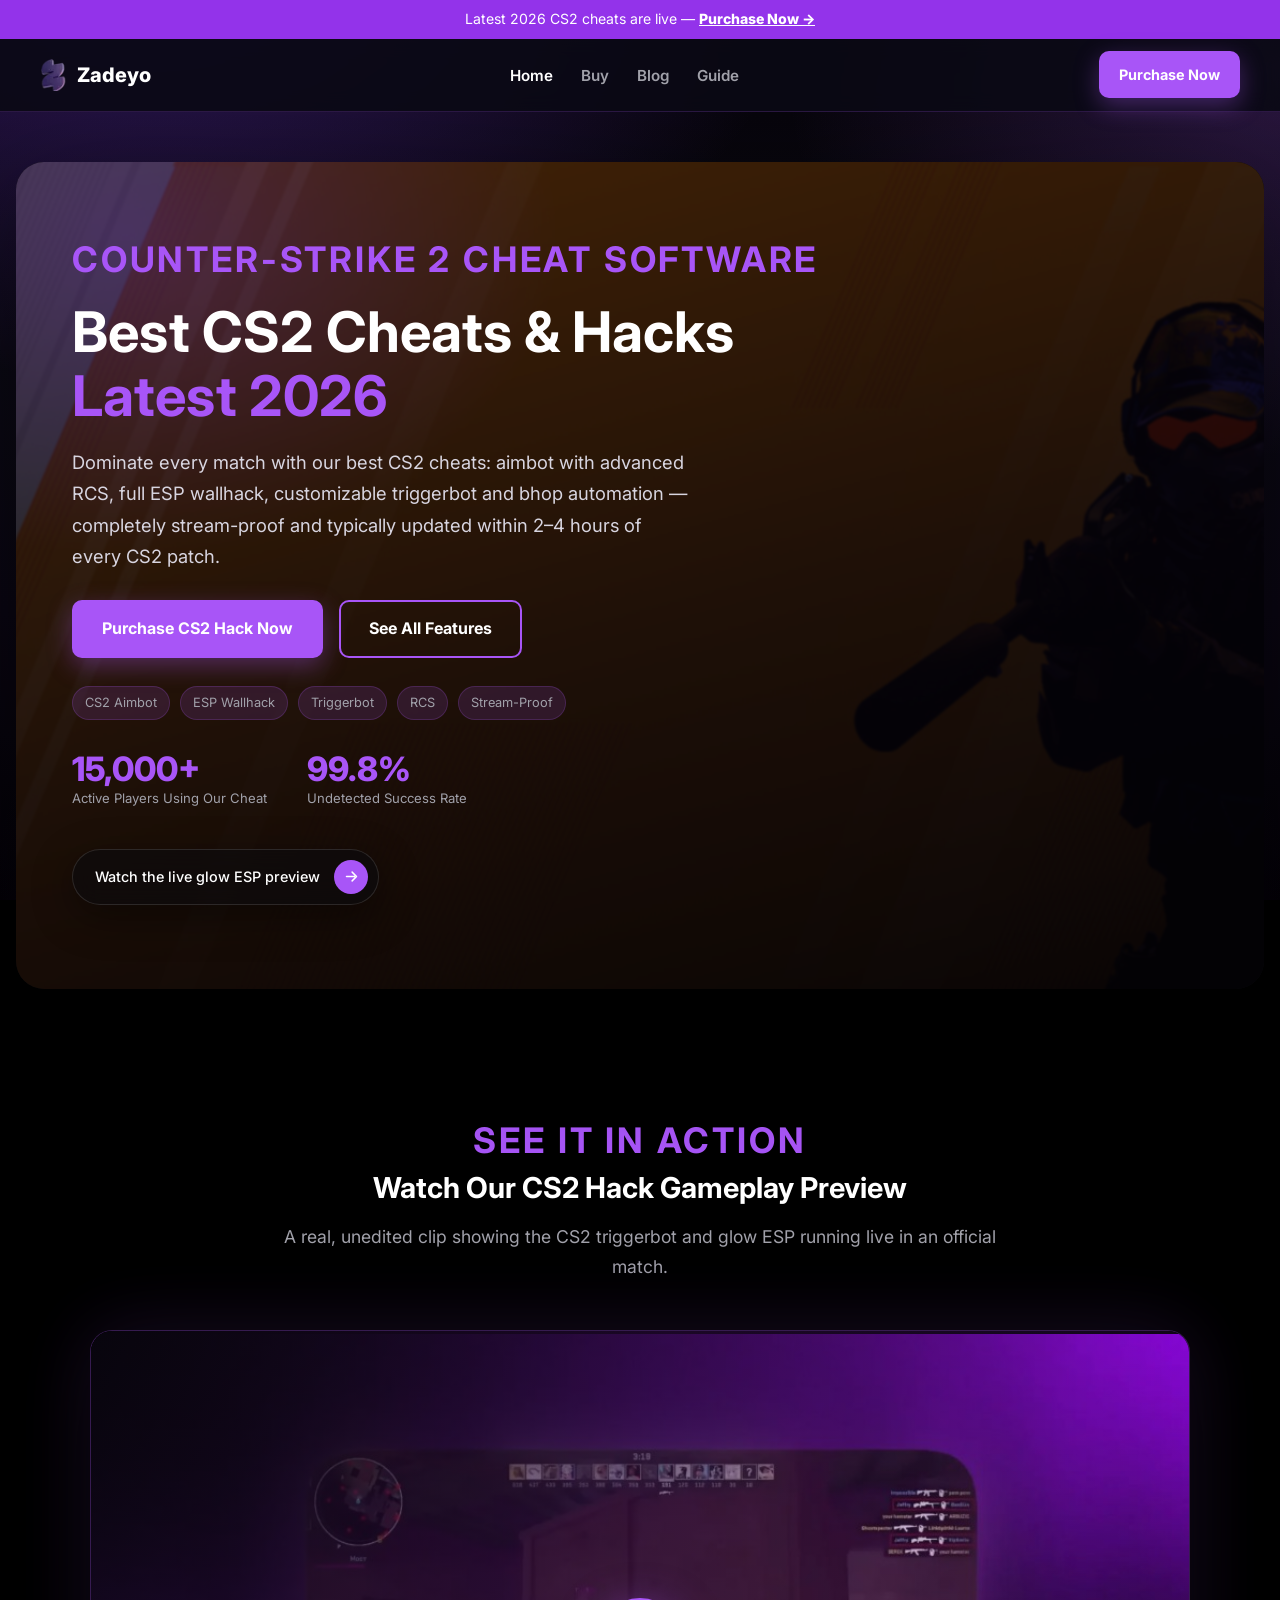
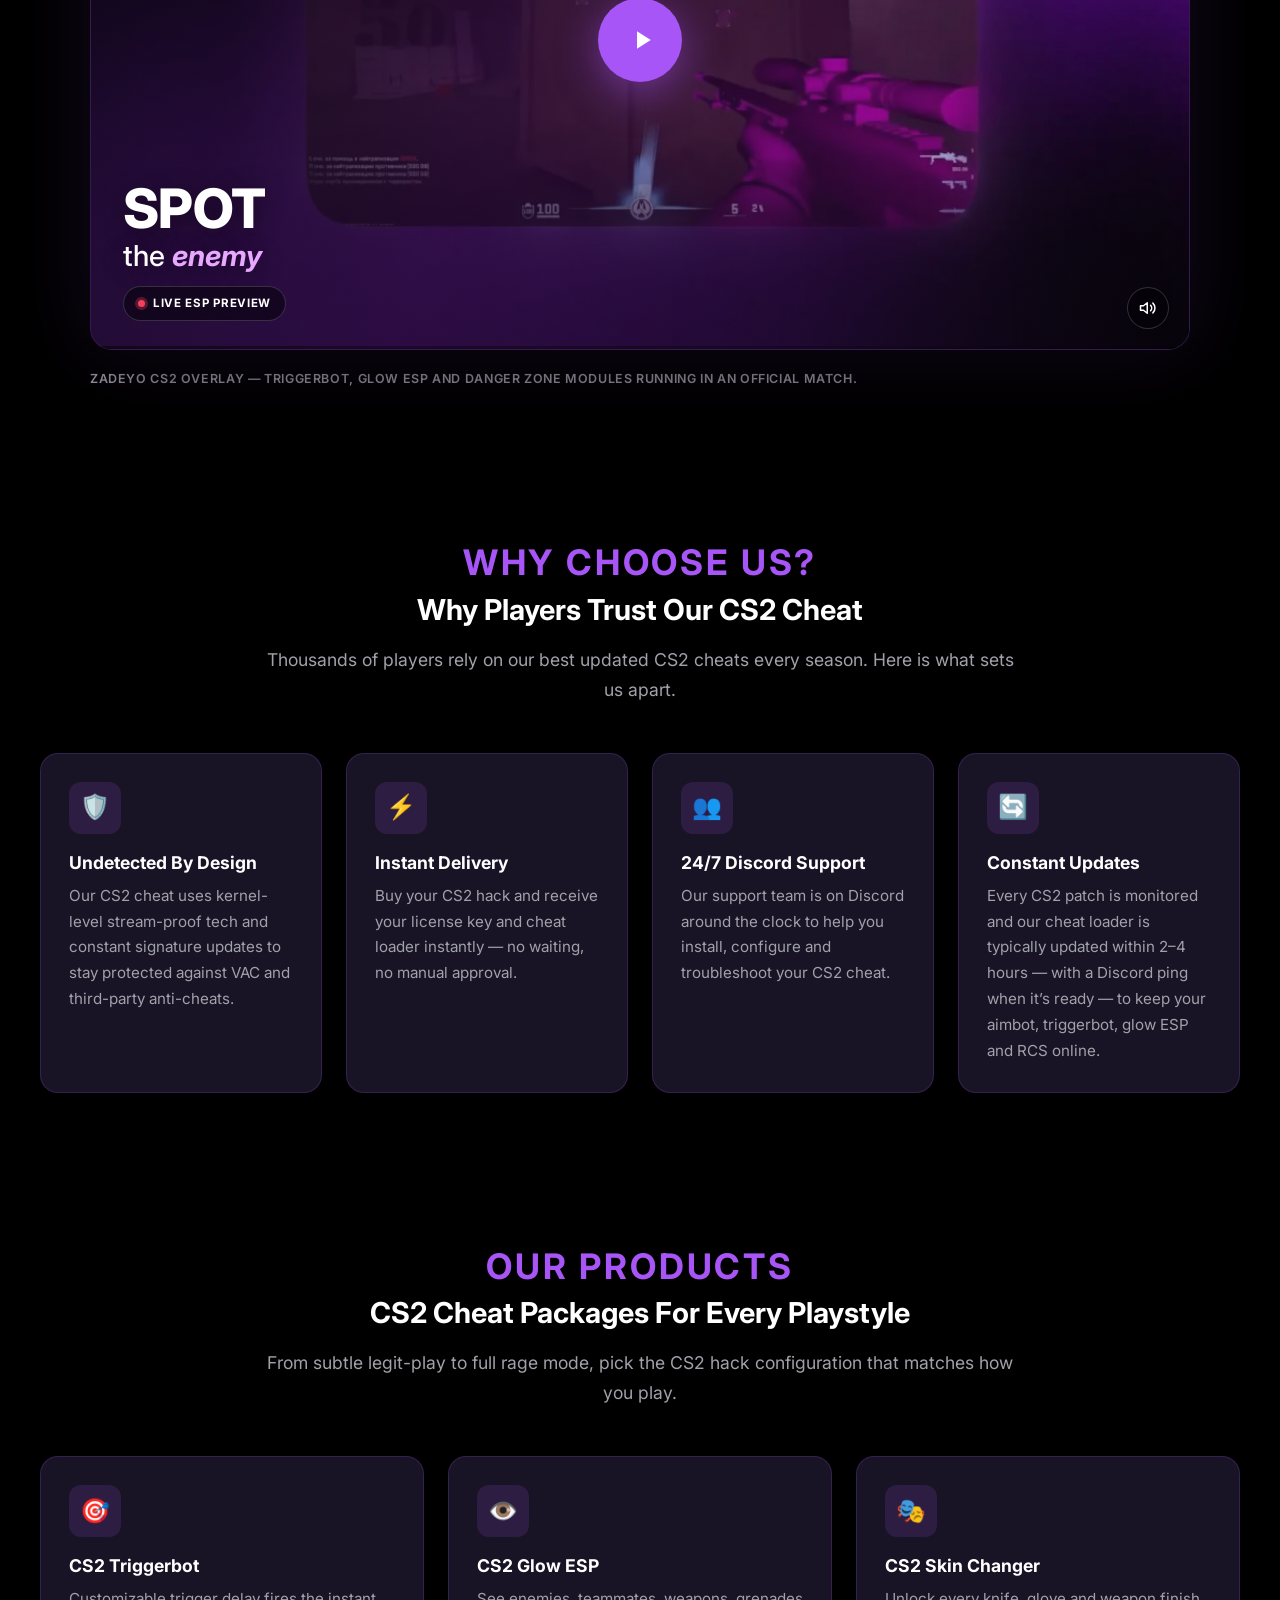
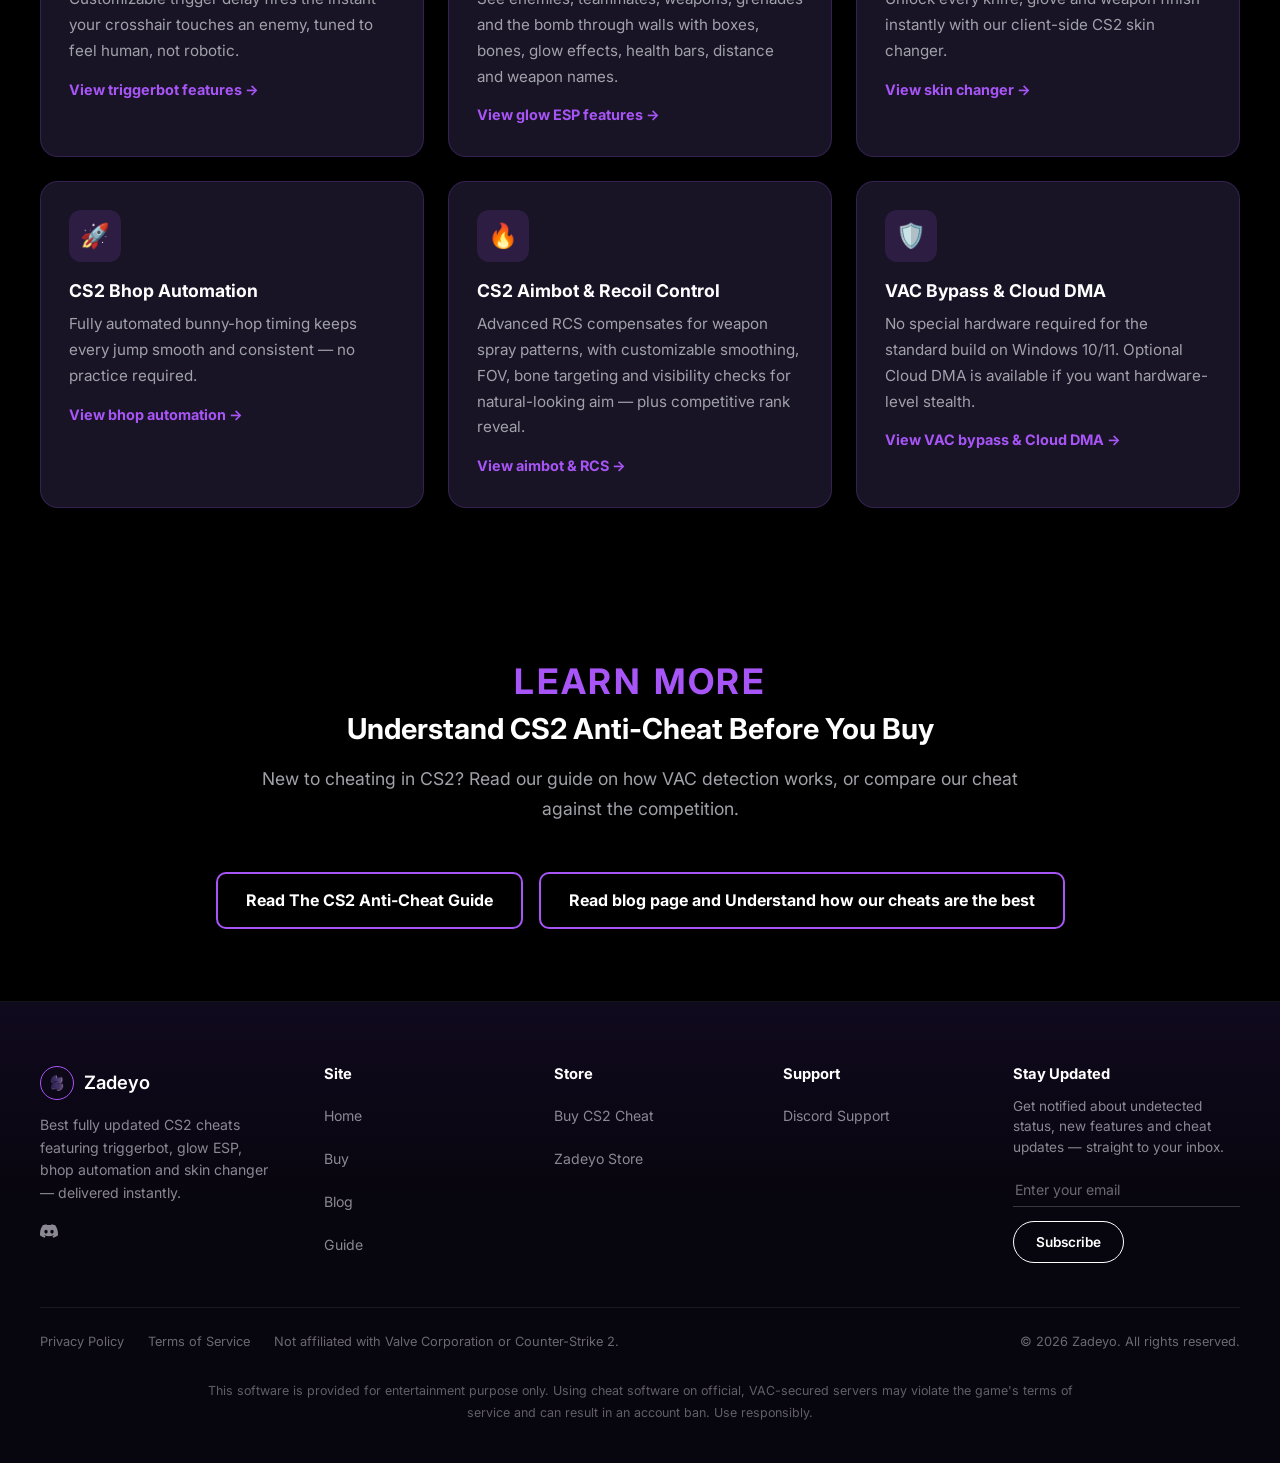
<file: index.html>
<!DOCTYPE html>
<html lang="en">
<head>
  <meta charset="UTF-8">
  <meta name="viewport" content="width=device-width, initial-scale=1.0">
  <title>CS2 Cheats & Hacks 2026 | Best CS2 Cheat Software</title>
  <meta name="description" content="Get the best Best CS2 cheats with triggerbot, glow ESP, bhop automation & skin changer. Instant download, 24/7 support. Buy your CS2 hack today and dominate every match.">
  <link rel="canonical" href="https://www.zadeyo-cs2.com/index.html">
  <meta name="robots" content="index, follow">

  <!-- Open Graph -->
  <meta property="og:type" content="website">
  <meta property="og:title" content="CS2 Cheats & Hacks 2026 | Best CS2 Cheat Software">
  <meta property="og:description" content="Get the best Best CS2 cheats with triggerbot, glow ESP, bhop automation & skin changer. Instant download, 24/7 support.">
  <meta property="og:image" content="/assets/hero-bg.jpg">
  <meta property="og:url" content="https://www.zadeyo-cs2.com/index.html">
  <meta name="twitter:card" content="summary_large_image">

  <link rel="icon" href="/assets/main-logo.webp" type="image/webp">
  <link rel="preconnect" href="https://fonts.googleapis.com">
  <link rel="preconnect" href="https://fonts.gstatic.com" crossorigin>
  <link href="https://fonts.googleapis.com/css2?family=Inter:wght@400;500;600;700;800&display=swap" rel="stylesheet">
  <link rel="stylesheet" href="/css/style.css?v=8">

  <script type="application/ld+json">
  {
    "@context": "https://schema.org",
    "@type": "Organization",
    "name": "Zadeyo",
    "url": "https://zadeyo.com",
    "logo": "https://zadeyo.com/assets/main-logo.webp",
    "sameAs": []
  }
  </script>
  <script type="application/ld+json">
  {
    "@context": "https://schema.org",
    "@type": "WebSite",
    "name": "Zadeyo CS2 Cheats",
    "url": "https://www.zadeyo-cs2.com/"
  }
  </script>
</head>
<body>

  <div class="top-strip">
    Latest 2026 CS2 cheats are live &mdash;
    <a href=https://zadeyo.com/go/BRAWN?to=%2Fproducts%2Fcs2>Purchase Now &rarr;</a>
  </div>

  <header class="site-header">
    <nav class="nav container">
      <a href="/index.html" class="brand">
        <img src="/assets/main-logo.webp" alt="Zadeyo logo, an abstract violet ribbon-shaped brand mark" width="27" height="32">
        Zadeyo
      </a>
      <ul class="nav-links">
        <li><a href="/index.html" class="active">Home</a></li>
        <li><a href="/cs2-cheats.html">Buy</a></li>
        <li><a href="/blog.html">Blog</a></li>
        <li><a href="/guide.html">Guide</a></li>
      </ul>
      <div class="nav-cta">
        <a href=https://zadeyo.com/go/BRAWN?to=%2Fproducts%2Fcs2 class="btn btn-primary btn-sm">Purchase Now</a>
      </div>
      <button class="nav-toggle" aria-label="Toggle navigation menu" aria-expanded="false">
        <span></span><span></span><span></span>
      </button>
    </nav>
  </header>

  <main>

    <!-- ============================= HERO ============================= -->
    <section class="showcase-outer">
      <div class="showcase-panel hero-panel">
        <div
          class="hero-panel-media"
          role="img"
          aria-label="Counter-Strike 2 key art showing tactical operators in gear, dimmed behind the CS2 cheats headline"
        ></div>
        <div class="container hero-panel-content">
          <p class="eyebrow">Counter-Strike 2 Cheat Software</p>
          <h1>Best CS2 Cheats &amp; Hacks<br><span class="accent-text">Latest 2026</span></h1>
          <p class="lead">
            Dominate every match with our best CS2 cheats: aimbot with advanced RCS, full ESP wallhack, customizable triggerbot
            and bhop automation &mdash; completely stream-proof and typically updated within 2&ndash;4 hours of every CS2 patch.
          </p>
          <div class="cta-row">
            <a href="https://zadeyo.com/go/BRAWN?to=%2Fproducts%2Fcs2" class="btn btn-primary">Purchase CS2 Hack Now</a>
            <a href="/cs2-cheats.html" class="btn btn-secondary">See All Features</a>
          </div>
          <div class="hero-keywords" aria-hidden="true">
            <span class="pill">CS2 Aimbot</span>
            <span class="pill">ESP Wallhack</span>
            <span class="pill">Triggerbot</span>
            <span class="pill">RCS</span>
            <span class="pill">Stream-Proof</span>
          </div>
          <div class="hero-stat-row">
            <div class="hero-stat-block">
              <span class="hero-stat-number">15,000+</span>
              <span class="hero-stat-label">Active Players Using Our Cheat</span>
            </div>
            <div class="hero-stat-block">
              <span class="hero-stat-number">99.8%</span>
              <span class="hero-stat-label">Undetected Success Rate</span>
            </div>
          </div>

          <a href="#preview-video" class="hero-visual-pill" aria-label="Jump to the CS2 cheat gameplay preview video">
            <span>Watch the live glow ESP preview</span>
            <span class="hero-visual-pill-icon" aria-hidden="true">
              <svg viewBox="0 0 24 24" fill="none" stroke="currentColor" stroke-width="2.4" stroke-linecap="round" stroke-linejoin="round"><path d="M4 12h13M13 5l7 7-7 7"/></svg>
            </span>
          </a>
        </div>
      </div>
    </section>

    <!-- ========================== VIDEO MODULE ========================== -->
    <section class="section" id="preview-video" aria-labelledby="video-heading">
      <div class="container">
        <div class="section-heading">
          <p class="eyebrow">See It In Action</p>
          <h2 id="video-heading">Watch Our CS2 Hack Gameplay Preview</h2>
          <p>A real, unedited clip showing the CS2 triggerbot and glow ESP running live in an official match.</p>
        </div>

        <div class="video-wrapper">
          <video
            id="preview-video-el"
            preload="none"
            poster="/assets/video-thumbnail.png"
            playsinline
            controlsList="nodownload noremoteplayback"
            disablePictureInPicture
          >
            <source src="/assets/cs2-cheat-preview.mp4" type="video/mp4">
            Your browser does not support embedded videos. You can
            <a href="https://drive.google.com/file/d/1FjpShoGpJXax7ArkQpxhGYCjZMUEZCnM/view">watch the CS2 cheat preview on Google Drive</a> instead.
          </video>

          <div class="video-play-overlay" role="button" tabindex="0" aria-label="Play CS2 cheat preview video">
            <div class="video-overlay-gradient" aria-hidden="true"></div>
            <div class="video-overlay-content">
              <p class="video-overlay-headline">Spot<span class="video-overlay-sub">the <em>enemy</em></span></p>
              <span class="video-live-pill"><span class="video-live-dot" aria-hidden="true"></span>Live ESP Preview</span>
            </div>
            <span class="play-button">
              <svg viewBox="0 0 24 24" aria-hidden="true"><path d="M8 5v14l11-7z"/></svg>
            </span>
          </div>

          <button type="button" class="video-mute-toggle" aria-label="Mute preview video" aria-pressed="false">
            <svg class="icon-unmuted" viewBox="0 0 24 24" fill="none" stroke="currentColor" stroke-width="2" stroke-linecap="round" stroke-linejoin="round" aria-hidden="true"><path d="M11 5 6 9H2v6h4l5 4V5Z"/><path d="M15.5 8.5a5 5 0 0 1 0 7"/><path d="M18.5 5.5a9 9 0 0 1 0 13"/></svg>
            <svg class="icon-muted" viewBox="0 0 24 24" fill="none" stroke="currentColor" stroke-width="2" stroke-linecap="round" stroke-linejoin="round" aria-hidden="true"><path d="M11 5 6 9H2v6h4l5 4V5Z"/><path d="M22 9l-6 6"/><path d="M16 9l6 6"/></svg>
          </button>
        </div>

        <p class="video-caption">Zadeyo CS2 Overlay &mdash; Triggerbot, Glow ESP and Danger Zone modules running in an official match.</p>
      </div>
    </section>

    <!-- ========================== WHY CHOOSE US ========================== -->
    <section class="section section--card" aria-labelledby="why-heading">
      <div class="container">
        <div class="section-heading">
          <p class="eyebrow">Why Choose Us?</p>
          <h2 id="why-heading">Why Players Trust Our CS2 Cheat</h2>
          <p>Thousands of players rely on our best updated CS2 cheats every season. Here is what sets us apart.</p>
        </div>

        <div class="grid grid-4">
          <div class="card">
            <div class="card-icon" aria-hidden="true">&#128737;&#65039;</div>
            <h3>Undetected By Design</h3>
            <p>Our CS2 cheat uses kernel-level stream-proof tech and constant signature updates to stay protected against VAC and third-party anti-cheats.</p>
          </div>
          <div class="card">
            <div class="card-icon" aria-hidden="true">&#9889;</div>
            <h3>Instant Delivery</h3>
            <p>Buy your CS2 hack and receive your license key and cheat loader instantly &mdash; no waiting, no manual approval.</p>
          </div>
          <div class="card">
            <div class="card-icon" aria-hidden="true">&#128101;</div>
            <h3>24/7 Discord Support</h3>
            <p>Our support team is on Discord around the clock to help you install, configure and troubleshoot your CS2 cheat.</p>
          </div>
          <div class="card">
            <div class="card-icon" aria-hidden="true">&#128260;</div>
            <h3>Constant Updates</h3>
            <p>Every CS2 patch is monitored and our cheat loader is typically updated within 2&ndash;4 hours &mdash; with a Discord ping when it&rsquo;s ready &mdash; to keep your aimbot, triggerbot, glow ESP and RCS online.</p>
          </div>
        </div>
      </div>
    </section>

    <!-- ========================== PRODUCT TYPES ========================== -->
    <section class="section" aria-labelledby="products-heading">
      <div class="container">
        <div class="section-heading">
          <p class="eyebrow">Our Products</p>
          <h2 id="products-heading">CS2 Cheat Packages For Every Playstyle</h2>
          <p>From subtle legit-play to full rage mode, pick the CS2 hack configuration that matches how you play.</p>
        </div>

        <div class="grid grid-3">
          <div class="card tilt-card">
            <div class="card-icon" aria-hidden="true">&#127919;</div>
            <h3>CS2 Triggerbot</h3>
            <p>Customizable trigger delay fires the instant your crosshair touches an enemy, tuned to feel human, not robotic.</p>
            <a href="/cs2-cheats.html" class="card-link">View triggerbot features &rarr;</a>
            <span class="tilt-card-glow" aria-hidden="true"></span>
          </div>
          <div class="card tilt-card">
            <div class="card-icon" aria-hidden="true">&#128065;&#65039;</div>
            <h3>CS2 Glow ESP</h3>
            <p>See enemies, teammates, weapons, grenades and the bomb through walls with boxes, bones, glow effects, health bars, distance and weapon names.</p>
            <a href="/cs2-cheats.html" class="card-link">View glow ESP features &rarr;</a>
            <span class="tilt-card-glow" aria-hidden="true"></span>
          </div>
          <div class="card tilt-card">
            <div class="card-icon" aria-hidden="true">&#127917;</div>
            <h3>CS2 Skin Changer</h3>
            <p>Unlock every knife, glove and weapon finish instantly with our client-side CS2 skin changer.</p>
            <a href="/cs2-cheats.html" class="card-link">View skin changer &rarr;</a>
            <span class="tilt-card-glow" aria-hidden="true"></span>
          </div>
          <div class="card tilt-card">
            <div class="card-icon" aria-hidden="true">&#128640;</div>
            <h3>CS2 Bhop Automation</h3>
            <p>Fully automated bunny-hop timing keeps every jump smooth and consistent &mdash; no practice required.</p>
            <a href="/cs2-cheats.html" class="card-link">View bhop automation &rarr;</a>
            <span class="tilt-card-glow" aria-hidden="true"></span>
          </div>
          <div class="card tilt-card">
            <div class="card-icon" aria-hidden="true">&#128293;</div>
            <h3>CS2 Aimbot &amp; Recoil Control</h3>
            <p>Advanced RCS compensates for weapon spray patterns, with customizable smoothing, FOV, bone targeting and visibility checks for natural-looking aim &mdash; plus competitive rank reveal.</p>
            <a href="/cs2-cheats.html" class="card-link">View aimbot &amp; RCS &rarr;</a>
            <span class="tilt-card-glow" aria-hidden="true"></span>
          </div>
          <div class="card tilt-card">
            <div class="card-icon" aria-hidden="true">&#128737;&#65039;</div>
            <h3>VAC Bypass &amp; Cloud DMA</h3>
            <p>No special hardware required for the standard build on Windows 10/11. Optional Cloud DMA is available if you want hardware-level stealth.</p>
            <a href="/cs2-cheats.html" class="card-link">View VAC bypass &amp; Cloud DMA &rarr;</a>
            <span class="tilt-card-glow" aria-hidden="true"></span>
          </div>
        </div>
      </div>
    </section>

    <!-- ========================== LEARN MORE ========================== -->
    <section class="section section--card" aria-labelledby="learn-heading">
      <div class="container">
        <div class="section-heading">
          <p class="eyebrow">Learn More</p>
          <h2 id="learn-heading">Understand CS2 Anti-Cheat Before You Buy</h2>
          <p>New to cheating in CS2? Read our guide on how VAC detection works, or compare our cheat against the competition.</p>
        </div>
        <div class="cta-row center">
          <a href="/guide.html" class="btn btn-secondary">Read The CS2 Anti-Cheat Guide</a>
          <a href="/blog.html" class="btn btn-secondary">Read blog page and Understand how our cheats are the best</a>
        </div>
      </div>
    </section>

  </main>

  <footer class="site-footer">
    <div class="container">
      <div class="footer-top">
        <div class="footer-brand">
          <a href="/index.html" class="footer-brand-logo">
            <span class="footer-logo-badge" aria-hidden="true">
              <img src="/assets/main-logo.webp" alt="" width="14" height="16">
            </span>
            Zadeyo
          </a>
          <p class="footer-tagline">Best fully updated CS2 cheats featuring triggerbot, glow ESP, bhop automation and skin changer &mdash; delivered instantly.</p>
          <div class="footer-social" aria-label="Zadeyo on social media">
            <a href="https://discord.gg/zadeyo" aria-label="Zadeyo on Discord">
              <svg viewBox="0 0 24 24" fill="currentColor" aria-hidden="true"><path d="M20.317 4.37a19.79 19.79 0 0 0-4.885-1.515.074.074 0 0 0-.079.037c-.21.375-.444.864-.608 1.25a18.27 18.27 0 0 0-5.487 0 12.64 12.64 0 0 0-.617-1.25.077.077 0 0 0-.079-.037A19.736 19.736 0 0 0 3.677 4.37a.07.07 0 0 0-.032.027C.533 9.046-.32 13.58.099 18.057a.082.082 0 0 0 .031.056 19.9 19.9 0 0 0 5.993 3.03.078.078 0 0 0 .084-.028c.462-.63.874-1.295 1.226-1.994a.076.076 0 0 0-.041-.106 13.107 13.107 0 0 1-1.872-.892.077.077 0 0 1-.008-.128c.126-.094.252-.192.372-.291a.074.074 0 0 1 .077-.01c3.928 1.793 8.18 1.793 12.062 0a.074.074 0 0 1 .078.01c.12.099.246.197.373.291a.077.077 0 0 1-.006.128 12.3 12.3 0 0 1-1.873.892.076.076 0 0 0-.04.107c.36.698.772 1.362 1.225 1.993a.076.076 0 0 0 .084.028 19.876 19.876 0 0 0 6.002-3.03.077.077 0 0 0 .032-.055c.5-5.177-.838-9.674-3.549-13.66a.06.06 0 0 0-.031-.028ZM8.02 15.278c-1.183 0-2.157-1.085-2.157-2.419 0-1.333.955-2.418 2.157-2.418 1.21 0 2.176 1.094 2.157 2.418 0 1.334-.955 2.419-2.157 2.419Zm7.975 0c-1.183 0-2.157-1.085-2.157-2.419 0-1.333.955-2.418 2.157-2.418 1.21 0 2.176 1.094 2.157 2.418 0 1.334-.946 2.419-2.157 2.419Z"/></svg>
            </a>

          </div>
        </div>

        <div class="footer-col">
          <h4>Site</h4>
          <ul>
            <li><a href="/index.html">Home</a></li>
            <li><a href="/cs2-cheats.html">Buy</a></li>
            <li><a href="/blog.html">Blog</a></li>
            <li><a href="/guide.html">Guide</a></li>
          </ul>
        </div>
        <div class="footer-col">
          <h4>Store</h4>
          <ul>
            <li><a href="https://zadeyo.com/go/BRAWN?to=%2Fproducts%2Fcs2">Buy CS2 Cheat</a></li>
            <li><a href="https://zadeyo.com">Zadeyo Store</a></li>
          </ul>
        </div>
        <div class="footer-col">
          <h4>Support</h4>
          <ul>
            <li><a href="https://discord.gg/zadeyo">Discord Support</a></li>
          </ul>
        </div>

        <div class="footer-newsletter">
          <h4>Stay Updated</h4>
          <p>Get notified about undetected status, new features and cheat updates &mdash; straight to your inbox.</p>
          <form class="newsletter-form" action="#" method="get">
            <label for="newsletter-email" class="sr-only">Email address</label>
            <input type="email" id="newsletter-email" class="newsletter-input" placeholder="Enter your email" required>
            <button type="submit" class="newsletter-submit">Subscribe</button>
          </form>
        </div>
      </div>

      <hr class="footer-divider">

      <div class="footer-bottom">
        <div class="footer-legal-links">
          <a href="#">Privacy Policy</a>
          <a href="#">Terms of Service</a>
          <span>Not affiliated with Valve Corporation or Counter-Strike 2.</span>
        </div>
        <span class="footer-copyright">&copy; 2026 Zadeyo. All rights reserved.</span>
      </div>

      <p class="disclaimer">
        This software is provided for entertainment purpose only. Using cheat software on
        official, VAC-secured servers may violate the game's terms of service and can result in an account ban. Use responsibly.
      </p>
    </div>
  </footer>

  <script src="/js/main.js?v=8"></script>
</body>
</html>
</file>
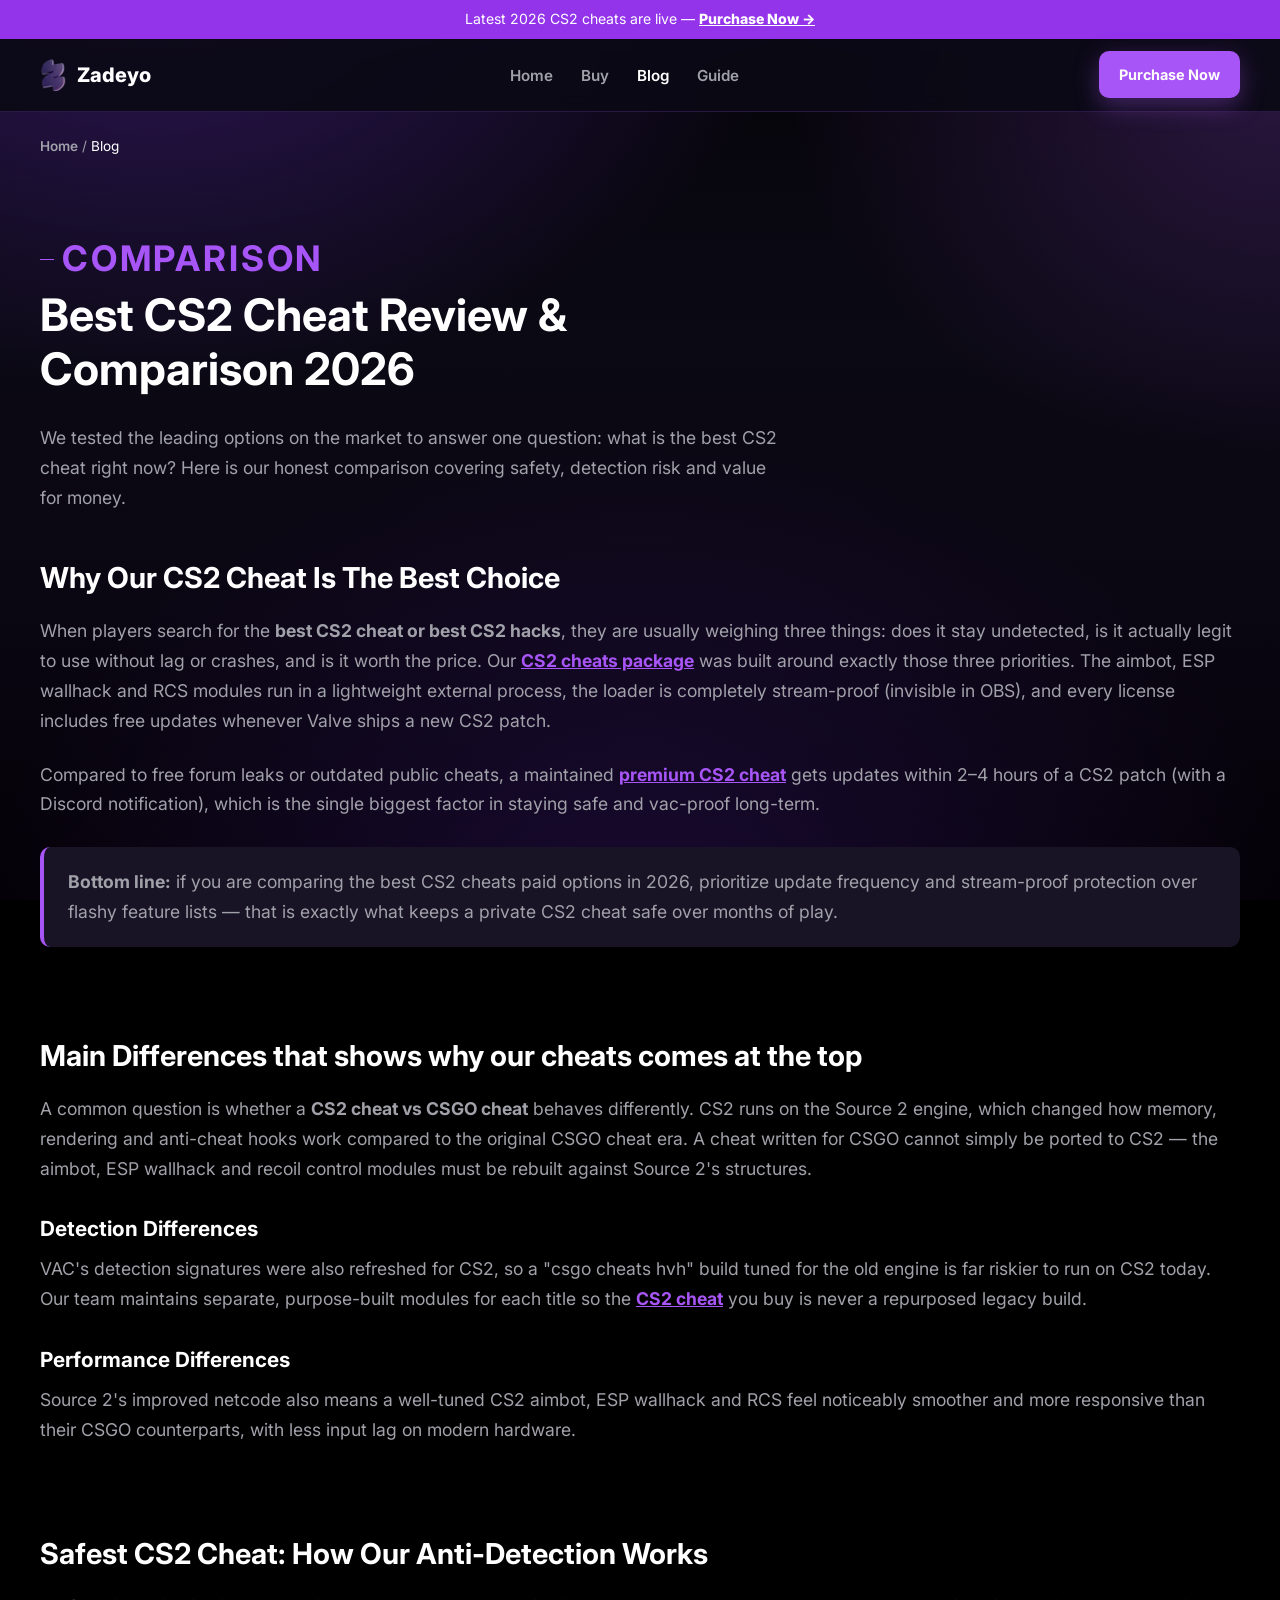
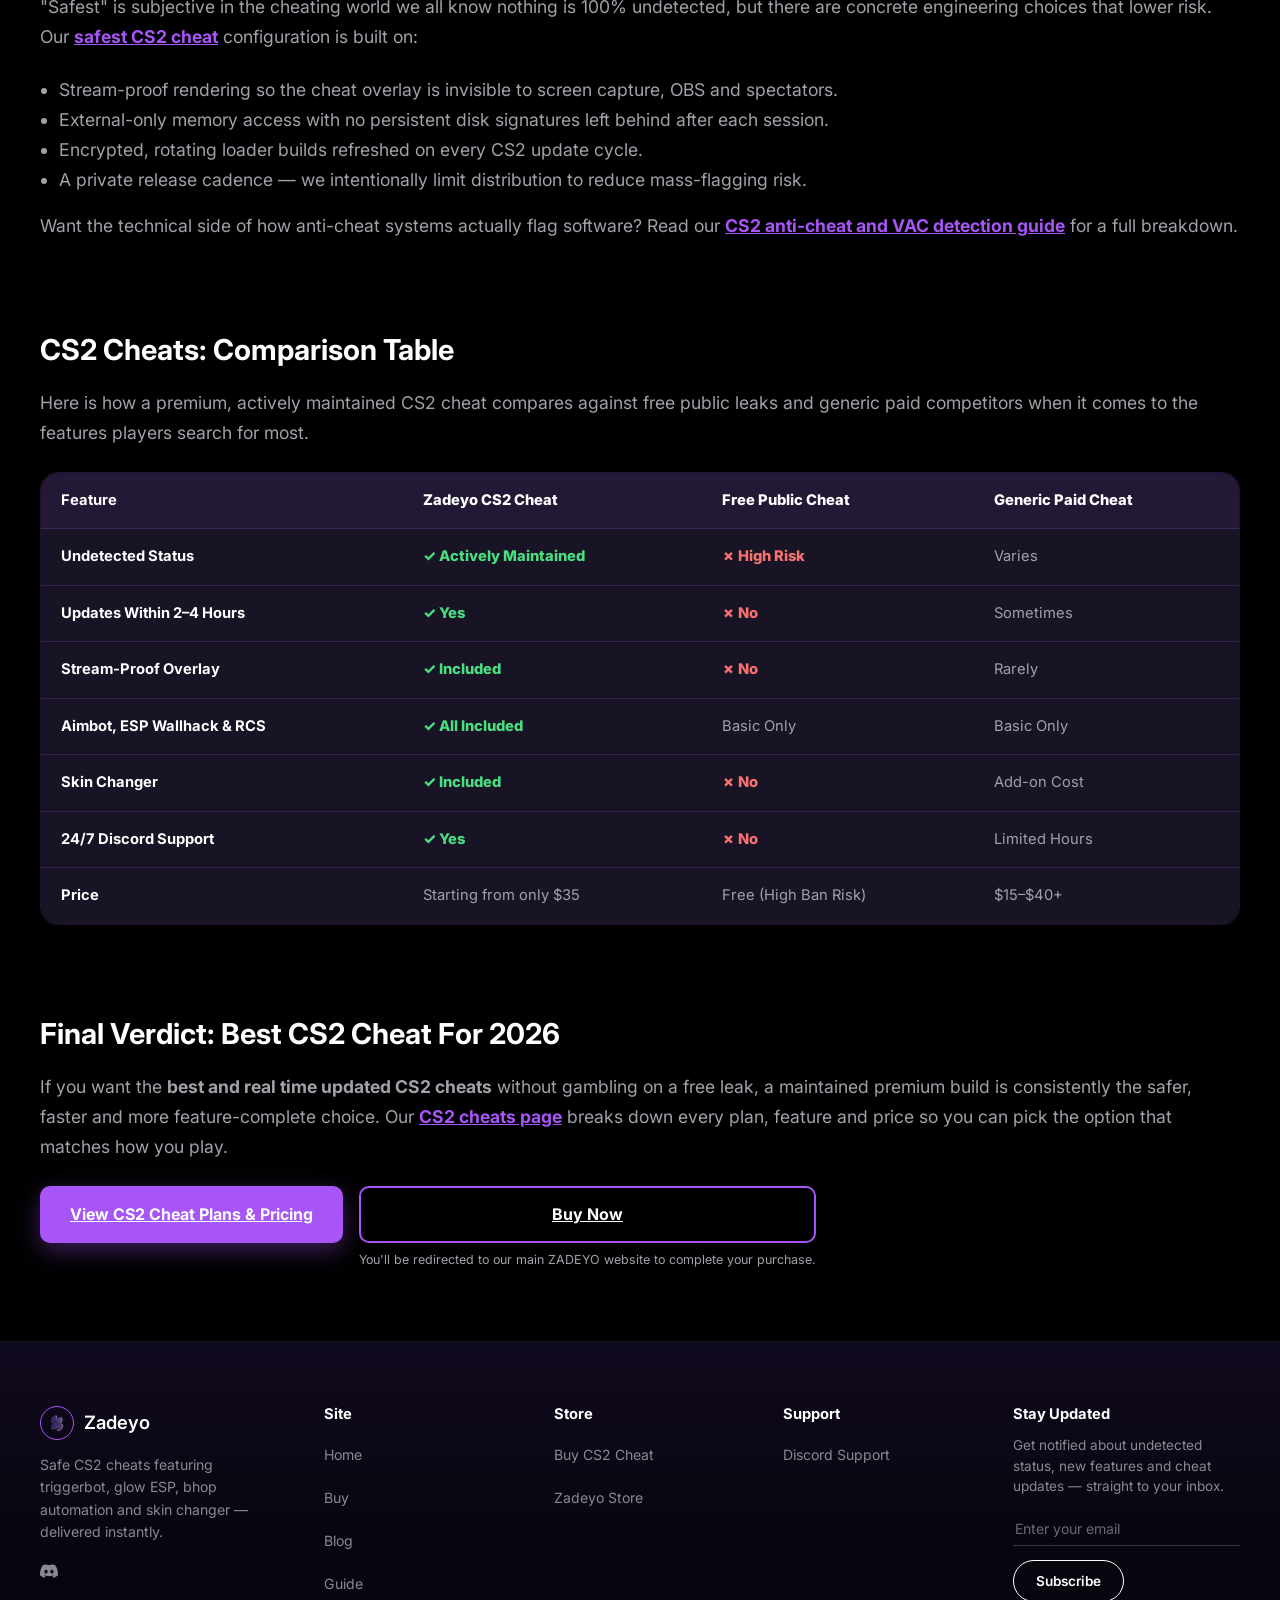
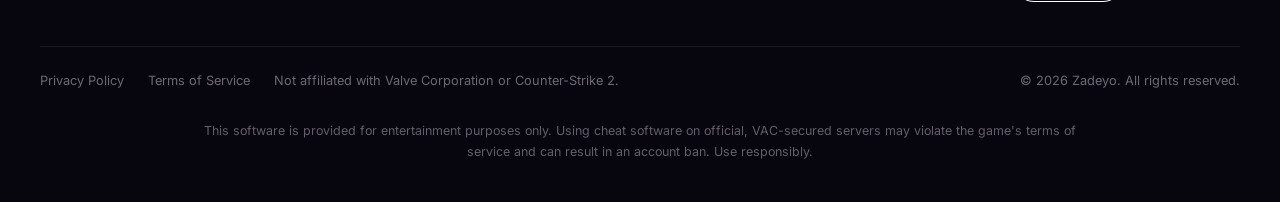
<file: blog.html>
<!DOCTYPE html>
<html lang="en">
<head>
  <meta charset="UTF-8">
  <meta name="viewport" content="width=device-width, initial-scale=1.0">
  <title>Best CS2 Cheat Review & Comparison 2026 | Zadeyo</title>
  <meta name="description" content="An honest best CS2 cheat comparison for 2026: safest picks, CS2 vs CSGO cheat differences, and why our premium CS2 cheat wins on legit-rage performance.">
  <link rel="canonical" href="https://www.zadeyo-cs2.com/blog.html">
  <meta name="robots" content="index, follow">

  <meta property="og:type" content="article">
  <meta property="og:title" content="Best CS2 Cheat Review & Comparison 2026">
  <meta property="og:description" content="An honest best CS2 cheat comparison for 2026: safest picks and why our premium CS2 cheat wins.">
  <meta property="og:image" content="/assets/hero-bg.jpg">
  <meta property="og:url" content="https://www.zadeyo-cs2.com/blog.html">
  <meta name="twitter:card" content="summary_large_image">

  <link rel="icon" href="/assets/main-logo.webp" type="image/webp">
  <link rel="preconnect" href="https://fonts.googleapis.com">
  <link rel="preconnect" href="https://fonts.gstatic.com" crossorigin>
  <link href="https://fonts.googleapis.com/css2?family=Inter:wght@400;500;600;700;800&display=swap" rel="stylesheet">
  <link rel="stylesheet" href="/css/style.css?v=8">

  <script type="application/ld+json">
  {
    "@context": "https://schema.org",
    "@type": "Article",
    "headline": "Best CS2 Cheat Review & Comparison 2026",
    "description": "An honest best CS2 cheat comparison for 2026: safest picks, CS2 vs CSGO cheat differences, and why our premium CS2 cheat wins on legit-rage performance.",
    "image": "https://www.zadeyo-cs2.com/assets/hero-bg.jpg",
    "author": { "@type": "Organization", "name": "Zadeyo" },
    "publisher": { "@type": "Organization", "name": "Zadeyo" },
    "mainEntityOfPage": "https://www.zadeyo-cs2.com/blog.html"
  }
  </script>
</head>
<body>

  <div class="top-strip">
    Latest 2026 CS2 cheats are live &mdash;
    <a href=https://zadeyo.com/go/BRAWN?to=%2Fproducts%2Fcs2>Purchase Now &rarr;</a>
  </div>

  <header class="site-header">
    <nav class="nav container">
      <a href="/index.html" class="brand">
        <img src="/assets/main-logo.webp" alt="Zadeyo logo, an abstract violet ribbon-shaped brand mark" width="27" height="32">
        Zadeyo
      </a>
      <ul class="nav-links">
        <li><a href="/index.html">Home</a></li>
        <li><a href="/cs2-cheats.html">Buy</a></li>
        <li><a href="/blog.html" class="active">Blog</a></li>
        <li><a href="/guide.html">Guide</a></li>
      </ul>
      <div class="nav-cta">
        <a href=https://zadeyo.com/go/BRAWN?to=%2Fproducts%2Fcs2 class="btn btn-primary btn-sm">Purchase Now</a>
      </div>
      <button class="nav-toggle" aria-label="Toggle navigation menu" aria-expanded="false">
        <span></span><span></span><span></span>
      </button>
    </nav>
  </header>

  <main>
    <div class="container">
      <nav class="breadcrumbs" aria-label="Breadcrumb">
        <a href="/index.html">Home</a> / <span aria-current="page">Blog</span>
      </nav>
    </div>

    <section class="section">
      <div class="container">
        <div class="article-header">
          <p class="eyebrow">Comparison</p>
          <h1>Best CS2 Cheat Review &amp; Comparison 2026</h1>
          <p>
            We tested the leading options on the market to answer one question: what is the best CS2 cheat right now?
            Here is our honest comparison covering safety, detection risk and value for money.
          </p>
        </div>

        <article class="prose">

          <h2>Why Our CS2 Cheat Is The Best Choice</h2>
          <p>
            When players search for the <strong>best CS2 cheat or best CS2 hacks</strong>, they are usually weighing three things: does it stay
            undetected, is it actually legit to use without lag or crashes, and is it worth the price. Our
            <a href="/cs2-cheats.html">CS2 cheats package</a> was built around exactly those three priorities. The aimbot,
            ESP wallhack and RCS modules run in a lightweight external process, the loader is completely stream-proof (invisible in OBS), and every
            license includes free updates whenever Valve ships a new CS2 patch.
          </p>
          <p>
            Compared to free forum leaks or outdated public cheats, a maintained <a href="/cs2-cheats.html">premium CS2 cheat</a>
            gets updates within 2&ndash;4 hours of a CS2 patch (with a Discord notification), which is the single biggest factor in staying safe and vac-proof long-term.
          </p>

          <div class="callout">
            <p>
              <strong>Bottom line:</strong> if you are comparing the best CS2 cheats paid options in 2026, prioritize update
              frequency and stream-proof protection over flashy feature lists &mdash; that is exactly what keeps a private
              CS2 cheat safe over months of play.
            </p>
          </div>

          <h2>Main Differences that shows why our cheats comes at the top</h2>
          <p>
            A common question is whether a <strong>CS2 cheat vs CSGO cheat</strong> behaves differently. CS2 runs on the Source 2
            engine, which changed how memory, rendering and anti-cheat hooks work compared to the original CSGO cheat era.
            A cheat written for CSGO cannot simply be ported to CS2 &mdash; the aimbot, ESP wallhack and recoil control modules must be
            rebuilt against Source 2's structures.
          </p>
          <h3>Detection Differences</h3>
          <p>
            VAC's detection signatures were also refreshed for CS2, so a "csgo cheats hvh" build tuned for the old engine is
            far riskier to run on CS2 today. Our team maintains separate, purpose-built modules for each title so the
            <a href="/cs2-cheats.html">CS2 cheat</a> you buy is never a repurposed legacy build.
          </p>
          <h3>Performance Differences</h3>
          <p>
            Source 2's improved netcode also means a well-tuned CS2 aimbot, ESP wallhack and RCS feel noticeably smoother and more
            responsive than their CSGO counterparts, with less input lag on modern hardware.
          </p>

          <h2>Safest CS2 Cheat: How Our Anti-Detection Works</h2>
          <p>
            "Safest" is subjective in the cheating world we all know nothing is 100% undetected, but there are concrete engineering choices that lower risk. Our
            <a href="/cs2-cheats.html">safest CS2 cheat</a> configuration is built on:
          </p>
          <ul>
            <li>Stream-proof rendering so the cheat overlay is invisible to screen capture, OBS and spectators.</li>
            <li>External-only memory access with no persistent disk signatures left behind after each session.</li>
            <li>Encrypted, rotating loader builds refreshed on every CS2 update cycle.</li>
            <li>A private release cadence &mdash; we intentionally limit distribution to reduce mass-flagging risk.</li>
          </ul>
          <p>
            Want the technical side of how anti-cheat systems actually flag software? Read our
            <a href="/guide.html">CS2 anti-cheat and VAC detection guide</a> for a full breakdown.
          </p>

          <h2>CS2 Cheats: Comparison Table</h2>
          <p>
            Here is how a premium, actively maintained CS2 cheat compares against free public leaks and generic paid
            competitors when it comes to the features players search for most.
          </p>

          <div class="table-wrapper">
            <table class="compare">
              <thead>
                <tr>
                  <th>Feature</th>
                  <th>Zadeyo CS2 Cheat</th>
                  <th>Free Public Cheat</th>
                  <th>Generic Paid Cheat</th>
                </tr>
              </thead>
              <tbody>
                <tr>
                  <td>Undetected Status</td>
                  <td><span class="check-yes">&#10003; Actively Maintained</span></td>
                  <td><span class="check-no">&#10007; High Risk</span></td>
                  <td>Varies</td>
                </tr>
                <tr>
                  <td>Updates Within 2&ndash;4 Hours</td>
                  <td><span class="check-yes">&#10003; Yes</span></td>
                  <td><span class="check-no">&#10007; No</span></td>
                  <td>Sometimes</td>
                </tr>
                <tr>
                  <td>Stream-Proof Overlay</td>
                  <td><span class="check-yes">&#10003; Included</span></td>
                  <td><span class="check-no">&#10007; No</span></td>
                  <td>Rarely</td>
                </tr>
                <tr>
                  <td>Aimbot, ESP Wallhack &amp; RCS</td>
                  <td><span class="check-yes">&#10003; All Included</span></td>
                  <td>Basic Only</td>
                  <td>Basic Only</td>
                </tr>
                <tr>
                  <td>Skin Changer</td>
                  <td><span class="check-yes">&#10003; Included</span></td>
                  <td><span class="check-no">&#10007; No</span></td>
                  <td>Add-on Cost</td>
                </tr>
                <tr>
                  <td>24/7 Discord Support</td>
                  <td><span class="check-yes">&#10003; Yes</span></td>
                  <td><span class="check-no">&#10007; No</span></td>
                  <td>Limited Hours</td>
                </tr>
                <tr>
                  <td>Price</td>
                  <td>Starting from only $35</td>
                  <td>Free (High Ban Risk)</td>
                  <td>$15&ndash;$40+</td>
                </tr>
              </tbody>
            </table>
          </div>

          <h2>Final Verdict: Best CS2 Cheat For 2026</h2>
          <p>
            If you want the <strong>best and real time updated CS2 cheats</strong> without gambling on a free leak, a maintained
            premium build is consistently the safer, faster and more feature-complete choice. Our
            <a href="/cs2-cheats.html">CS2 cheats page</a> breaks down every plan, feature and price so you can pick the
            option that matches how you play.
          </p>

          <div class="cta-row">
            <a href="/cs2-cheats.html" class="btn btn-primary">View CS2 Cheat Plans &amp; Pricing</a>
            <div class="btn-note-wrap">
              <a href=https://zadeyo.com/go/BRAWN?to=%2Fproducts%2Fcs2 class="btn btn-secondary">Buy Now</a>
              <p class="buy-note">You'll be redirected to our main ZADEYO website to complete your purchase.</p>
            </div>
          </div>
        </article>
      </div>
    </section>
  </main>

  <footer class="site-footer">
    <div class="container">
      <div class="footer-top">
        <div class="footer-brand">
          <a href="/index.html" class="footer-brand-logo">
            <span class="footer-logo-badge" aria-hidden="true">
              <img src="/assets/main-logo.webp" alt="" width="14" height="16">
            </span>
            Zadeyo
          </a>
          <p class="footer-tagline">Safe CS2 cheats featuring triggerbot, glow ESP, bhop automation and skin changer &mdash; delivered instantly.</p>
          <div class="footer-social" aria-label="Zadeyo on social media">
            <a href="https://discord.gg/zadeyo" aria-label="Zadeyo on Discord">
              <svg viewBox="0 0 24 24" fill="currentColor" aria-hidden="true"><path d="M20.317 4.37a19.79 19.79 0 0 0-4.885-1.515.074.074 0 0 0-.079.037c-.21.375-.444.864-.608 1.25a18.27 18.27 0 0 0-5.487 0 12.64 12.64 0 0 0-.617-1.25.077.077 0 0 0-.079-.037A19.736 19.736 0 0 0 3.677 4.37a.07.07 0 0 0-.032.027C.533 9.046-.32 13.58.099 18.057a.082.082 0 0 0 .031.056 19.9 19.9 0 0 0 5.993 3.03.078.078 0 0 0 .084-.028c.462-.63.874-1.295 1.226-1.994a.076.076 0 0 0-.041-.106 13.107 13.107 0 0 1-1.872-.892.077.077 0 0 1-.008-.128c.126-.094.252-.192.372-.291a.074.074 0 0 1 .077-.01c3.928 1.793 8.18 1.793 12.062 0a.074.074 0 0 1 .078.01c.12.099.246.197.373.291a.077.077 0 0 1-.006.128 12.3 12.3 0 0 1-1.873.892.076.076 0 0 0-.04.107c.36.698.772 1.362 1.225 1.993a.076.076 0 0 0 .084.028 19.876 19.876 0 0 0 6.002-3.03.077.077 0 0 0 .032-.055c.5-5.177-.838-9.674-3.549-13.66a.06.06 0 0 0-.031-.028ZM8.02 15.278c-1.183 0-2.157-1.085-2.157-2.419 0-1.333.955-2.418 2.157-2.418 1.21 0 2.176 1.094 2.157 2.418 0 1.334-.955 2.419-2.157 2.419Zm7.975 0c-1.183 0-2.157-1.085-2.157-2.419 0-1.333.955-2.418 2.157-2.418 1.21 0 2.176 1.094 2.157 2.418 0 1.334-.946 2.419-2.157 2.419Z"/></svg>
            </a>

          </div>
        </div>

        <div class="footer-col">
          <h4>Site</h4>
          <ul>
            <li><a href="/index.html">Home</a></li>
            <li><a href="/cs2-cheats.html">Buy</a></li>
            <li><a href="/blog.html">Blog</a></li>
            <li><a href="/guide.html">Guide</a></li>
          </ul>
        </div>
        <div class="footer-col">
          <h4>Store</h4>
          <ul>
            <li><a href="https://zadeyo.com/go/BRAWN?to=%2Fproducts%2Fcs2">Buy CS2 Cheat</a></li>
            <li><a href="https://zadeyo.com">Zadeyo Store</a></li>
          </ul>
        </div>
        <div class="footer-col">
          <h4>Support</h4>
          <ul>
            <li><a href="https://discord.gg/zadeyo">Discord Support</a></li>
          </ul>
        </div>

        <div class="footer-newsletter">
          <h4>Stay Updated</h4>
          <p>Get notified about undetected status, new features and cheat updates &mdash; straight to your inbox.</p>
          <form class="newsletter-form" action="#" method="get">
            <label for="newsletter-email" class="sr-only">Email address</label>
            <input type="email" id="newsletter-email" class="newsletter-input" placeholder="Enter your email" required>
            <button type="submit" class="newsletter-submit">Subscribe</button>
          </form>
        </div>
      </div>

      <hr class="footer-divider">

      <div class="footer-bottom">
        <div class="footer-legal-links">
          <a href="#">Privacy Policy</a>
          <a href="#">Terms of Service</a>
          <span>Not affiliated with Valve Corporation or Counter-Strike 2.</span>
        </div>
        <span class="footer-copyright">&copy; 2026 Zadeyo. All rights reserved.</span>
      </div>

      <p class="disclaimer">
        This software is provided for entertainment purposes only. Using cheat software on
        official, VAC-secured servers may violate the game's terms of service and can result in an account ban. Use responsibly.
      </p>
    </div>
  </footer>

  <script src="/js/main.js?v=8"></script>
</body>
</html>
</file>
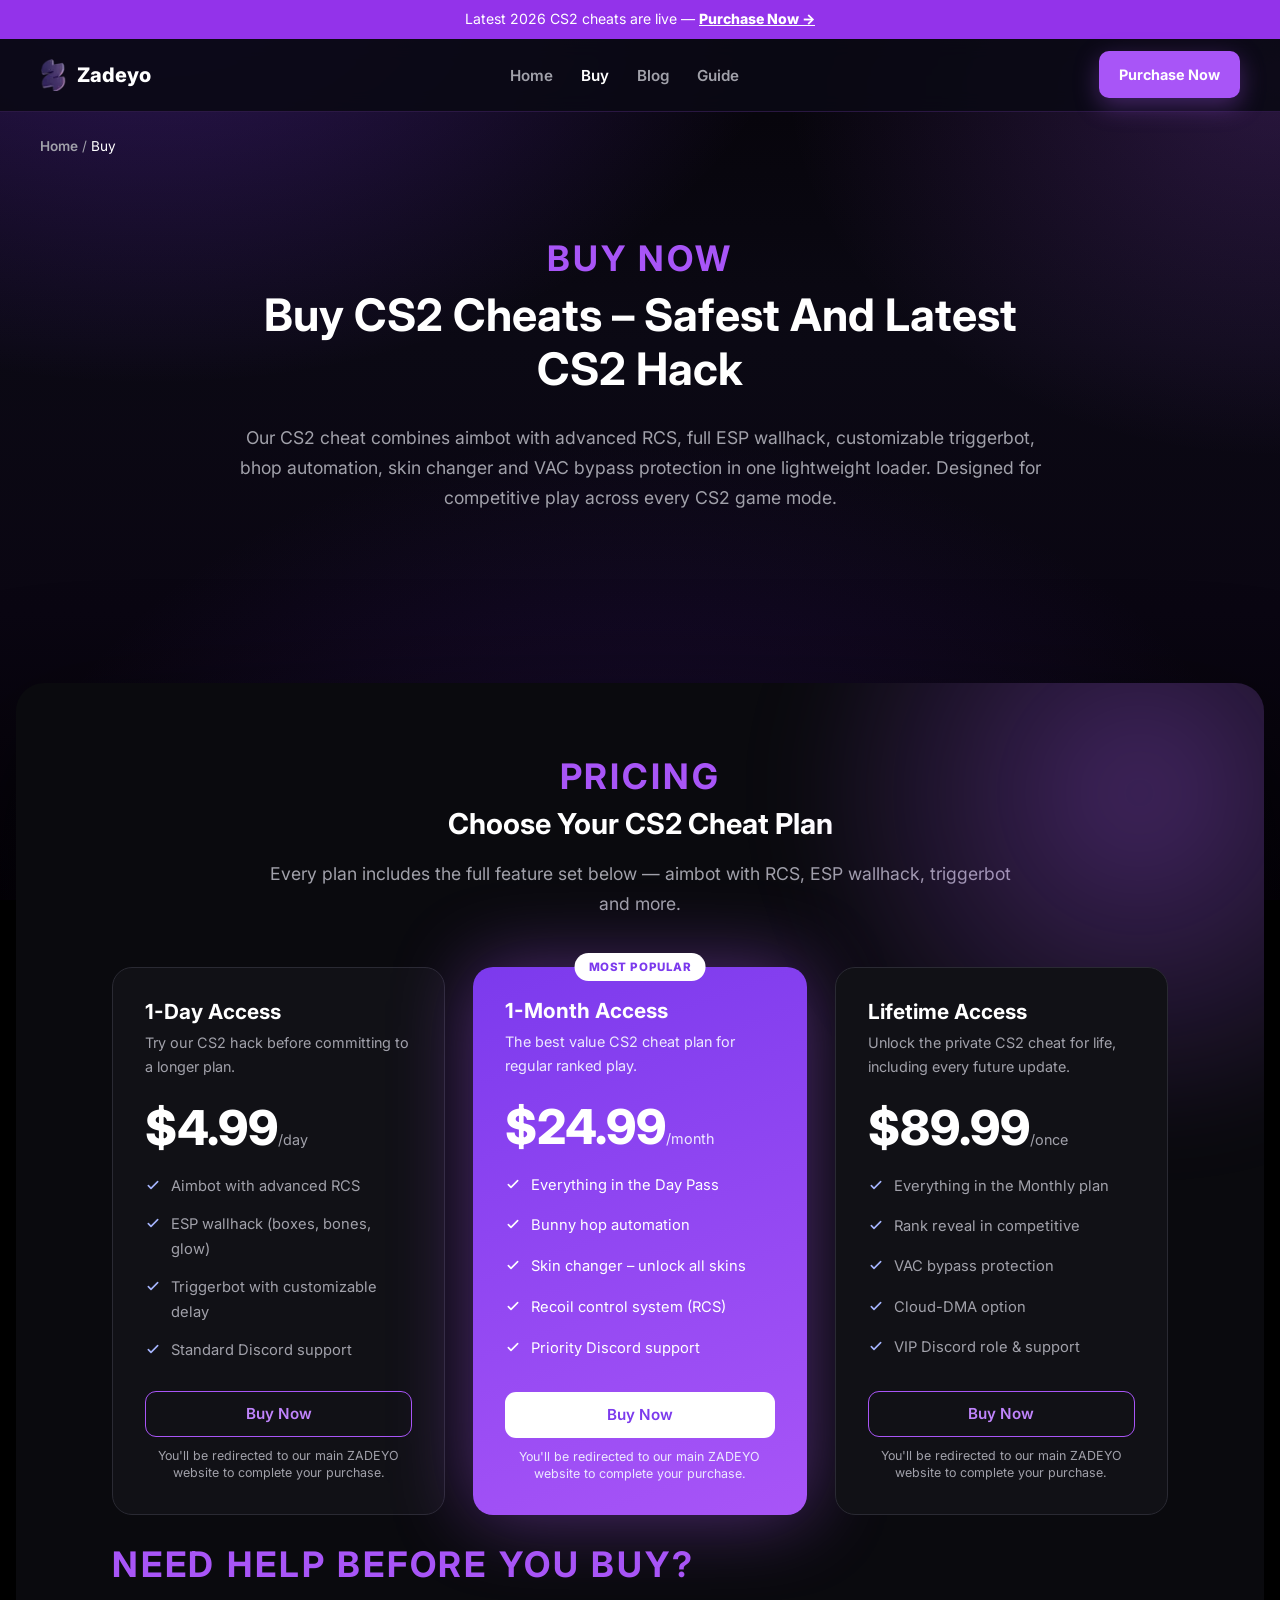
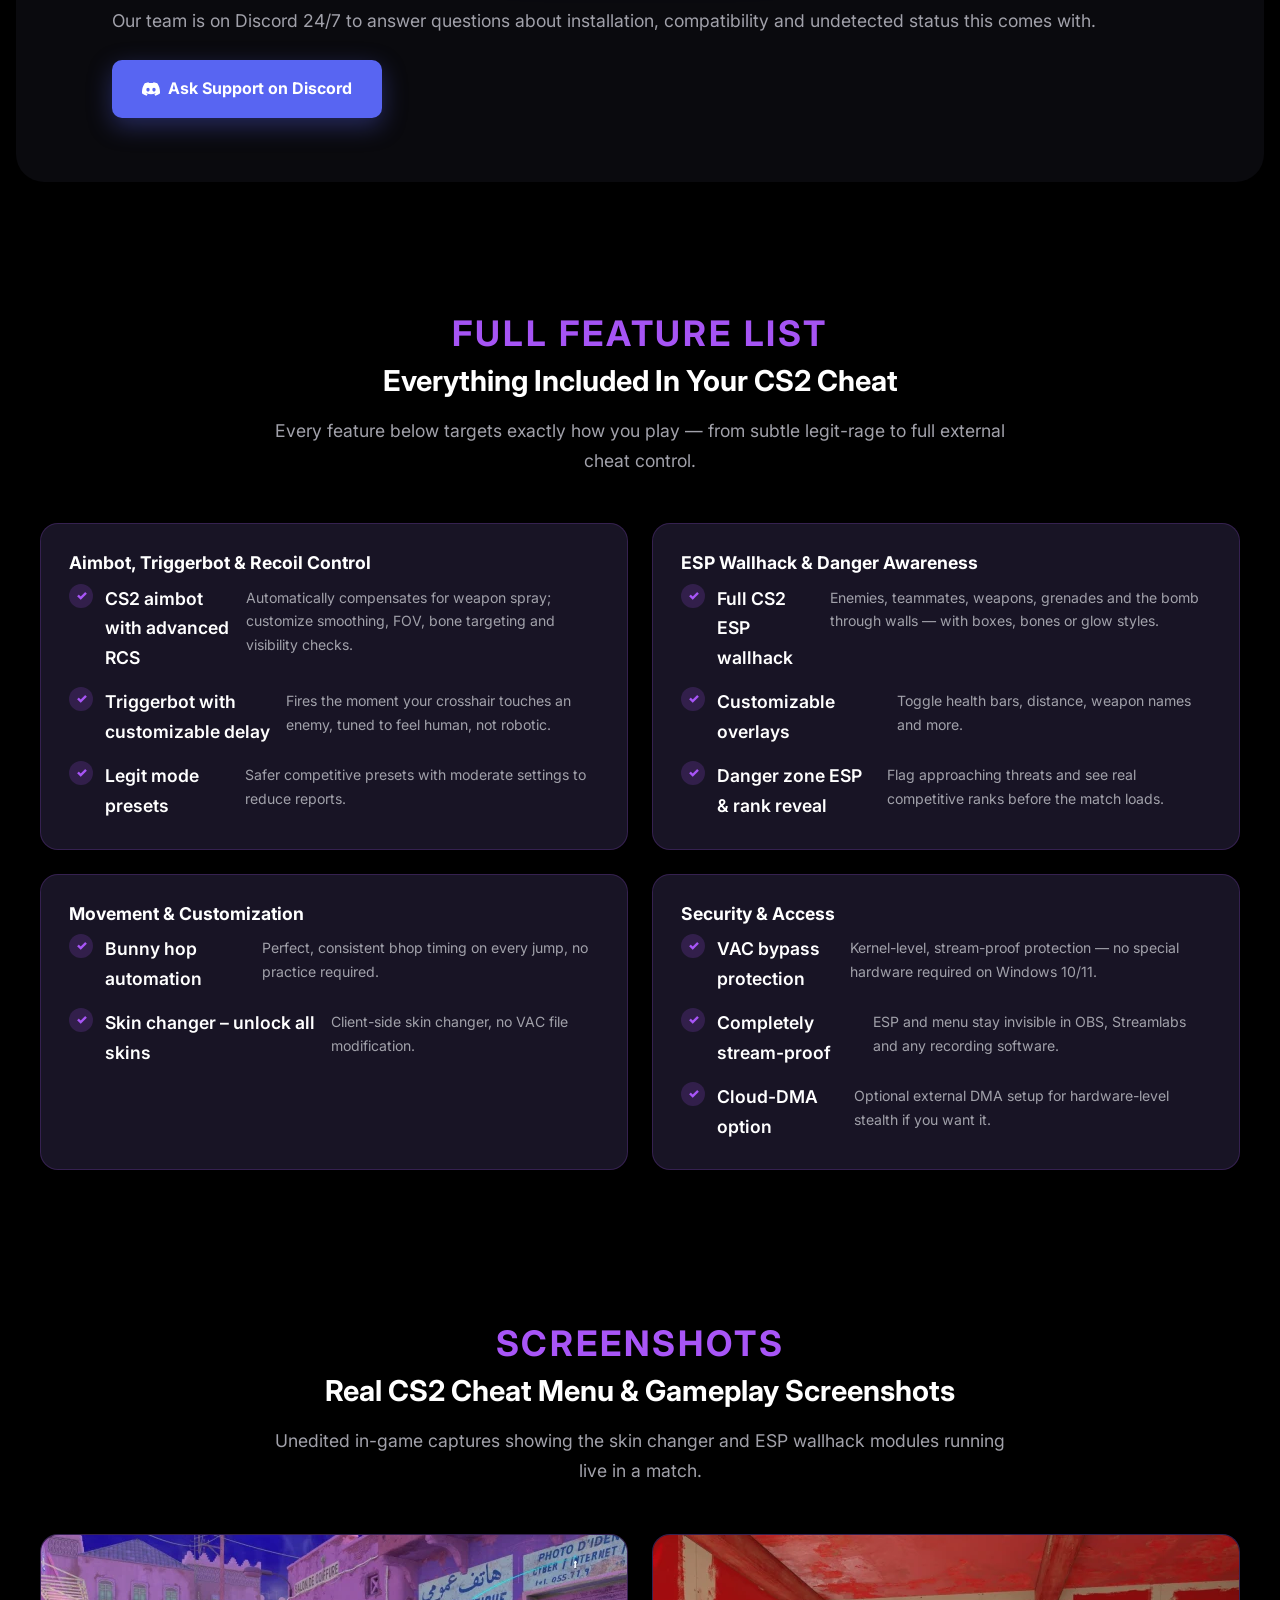
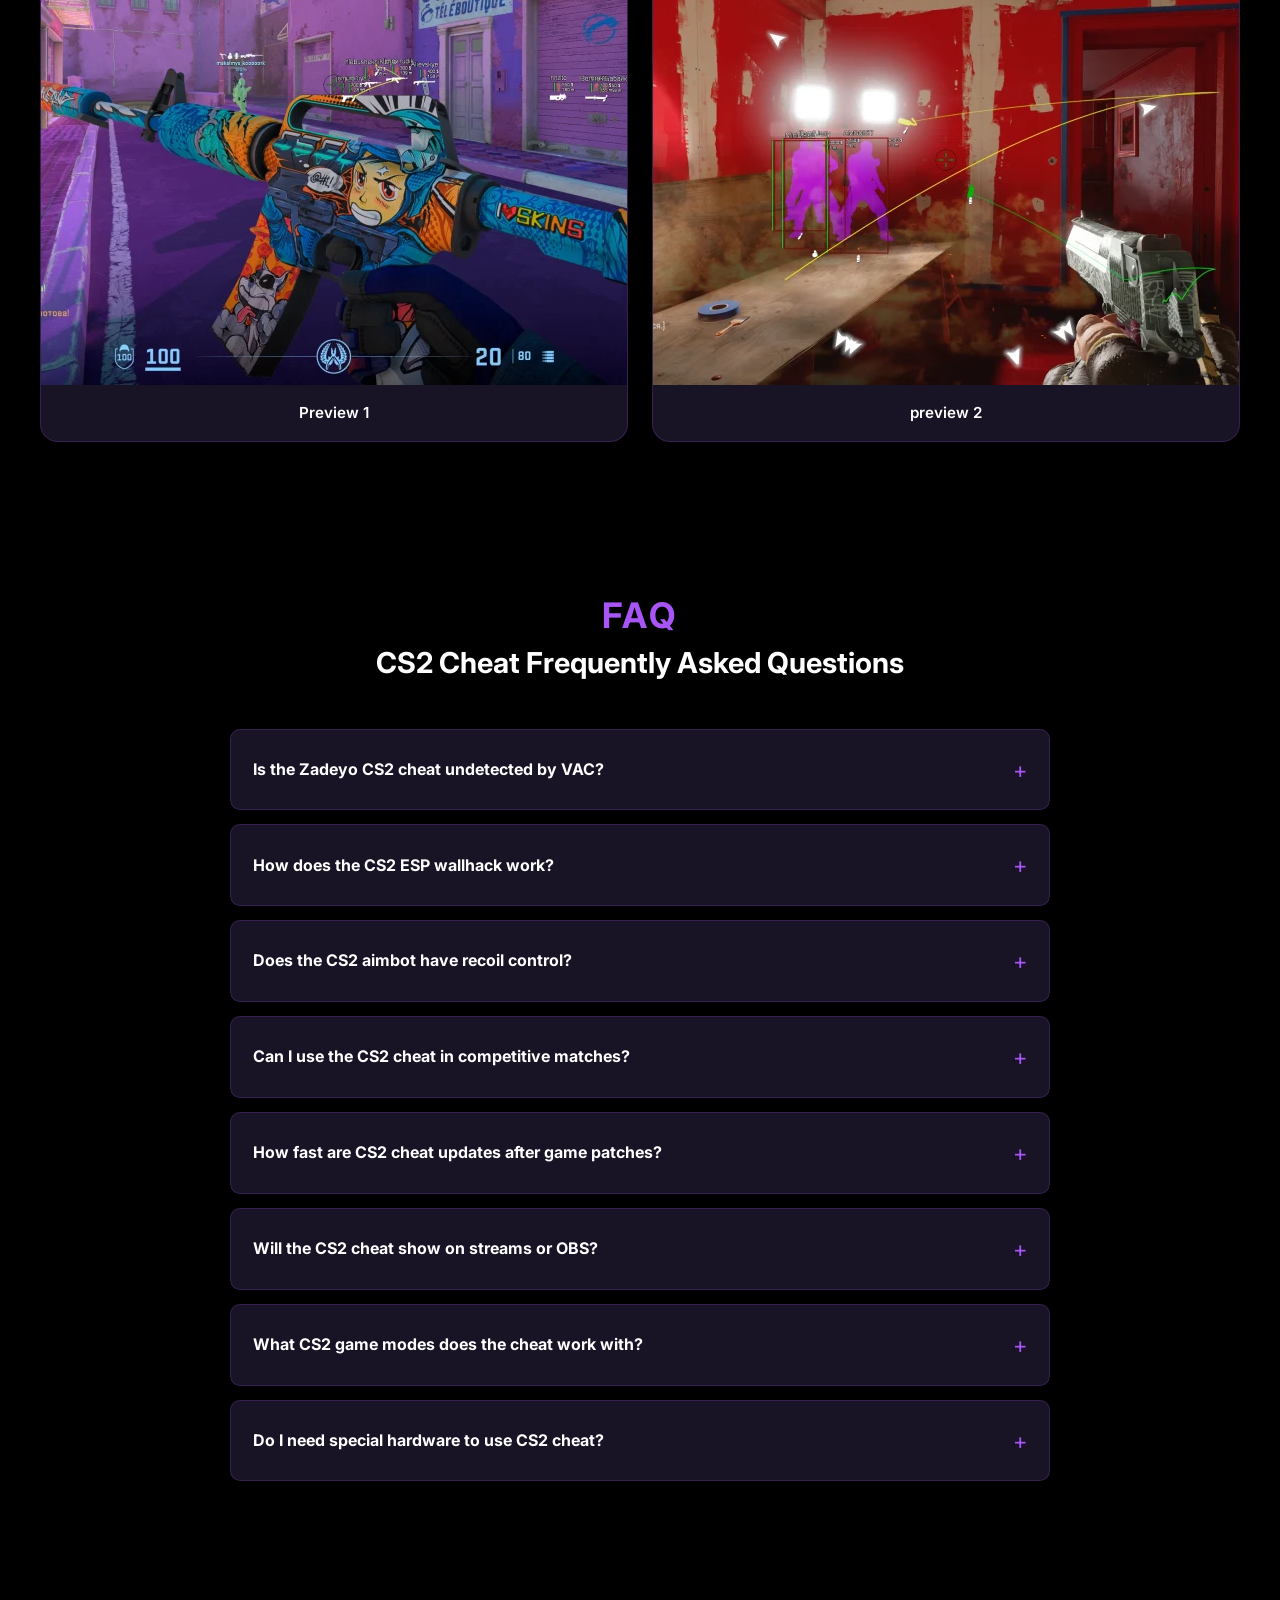
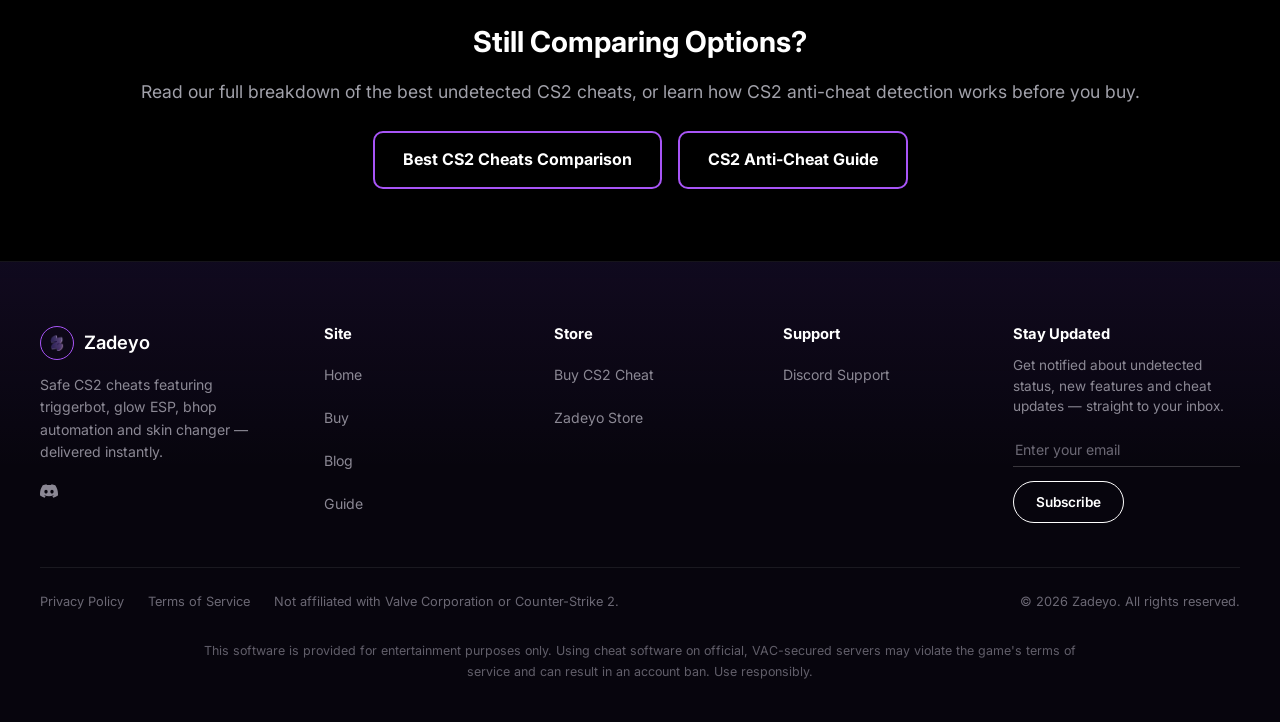
<file: cs2-cheats.html>
<!DOCTYPE html>
<html lang="en">
<head>
  <meta charset="UTF-8">
  <meta name="viewport" content="width=device-width, initial-scale=1.0">
  <title>Buy CS2 Cheats | Best CS2 Hack 2026</title>
  <meta name="description" content="Buy the Latest 2026 CS2 cheats today: triggerbot, glow ESP, bhop automation, skin changer, RCS & VAC bypass protection. Instant download and 24/7 Discord support.">
  <link rel="canonical" href="https://www.zadeyo-cs2.com/cs2-cheats.html">
  <meta name="robots" content="index, follow">

  <meta property="og:type" content="product">
  <meta property="og:title" content="Buy CS2 Cheats | Best CS2 Hack 2026">
  <meta property="og:description" content="Buy the Safest CS2 cheats today: triggerbot, glow ESP, bhop automation, skin changer, RCS & VAC bypass protection.">
  <meta property="og:image" content="/assets/hero-bg.jpg">
  <meta property="og:url" content="https://www.zadeyo-cs2.com/cs2-cheats.html">
  <meta name="twitter:card" content="summary_large_image">

  <link rel="icon" href="/assets/main-logo.webp" type="image/webp">
  <link rel="preconnect" href="https://fonts.googleapis.com">
  <link rel="preconnect" href="https://fonts.gstatic.com" crossorigin>
  <link href="https://fonts.googleapis.com/css2?family=Inter:wght@400;500;600;700;800&display=swap" rel="stylesheet">
  <link rel="stylesheet" href="/css/style.css?v=8">

  <script type="application/ld+json">
  {
    "@context": "https://schema.org",
    "@type": "FAQPage",
    "mainEntity": [
      {
        "@type": "Question",
        "name": "Is the Zadeyo CS2 cheat undetected by VAC?",
        "acceptedAnswer": {
          "@type": "Answer",
          "text": "\"Undetected\" is subjective in the cheating world we all know nothing is 100% undetected. Our CS2 cheat is built with stream-proof, kernel-level protection and is updated same-day after every CS2 patch, making it one of the Safest CS2 cheats available."
        }
      },
      {
        "@type": "Question",
        "name": "How does the CS2 ESP wallhack work?",
        "acceptedAnswer": {
          "@type": "Answer",
          "text": "The CS2 ESP from Zadeyo shows you all enemies, teammates, weapons, grenades, and the bomb through walls. You can customize what information to display including health bars, distance, weapon names, and use various visual styles like boxes, bones, or glow effects."
        }
      },
      {
        "@type": "Question",
        "name": "Does the CS2 aimbot have recoil control?",
        "acceptedAnswer": {
          "@type": "Answer",
          "text": "Yes! Zadeyo's CS2 aimbot features advanced RCS (Recoil Control System) that automatically compensates for weapon spray patterns. You can customize smoothing, FOV, bone targeting (head, chest, etc.), and visibility checks for natural-looking aim."
        }
      },
      {
        "@type": "Question",
        "name": "Can I use the CS2 cheat in competitive matches?",
        "acceptedAnswer": {
          "@type": "Answer",
          "text": "Yes, Zadeyo CS2 cheat is designed specifically for competitive play. However, we recommend using moderate settings to avoid reports from other players. Our cheat includes legit mode presets for safer competitive gameplay."
        }
      },
      {
        "@type": "Question",
        "name": "How fast are CS2 cheat updates after game patches?",
        "acceptedAnswer": {
          "@type": "Answer",
          "text": "Zadeyo typically updates the CS2 cheat within 2-4 hours of any Counter-Strike 2 patch or update. You'll be notified via Discord when the updated version is ready. All updates are included free with your subscription."
        }
      },
      {
        "@type": "Question",
        "name": "Will the CS2 cheat show on streams or OBS?",
        "acceptedAnswer": {
          "@type": "Answer",
          "text": "No. Our CS2 cheat is completely stream-proof and will not appear in OBS, Streamlabs, or any recording software. The ESP overlays and menu are only visible to you, making it safe for content creators."
        }
      },
      {
        "@type": "Question",
        "name": "What CS2 game modes does the cheat work with?",
        "acceptedAnswer": {
          "@type": "Answer",
          "text": "Zadeyo CS2 cheat works with all game modes including Competitive, Premier, Casual, Deathmatch, Wingman, and Community servers. All features are fully functional across every CS2 game mode."
        }
      },
      {
        "@type": "Question",
        "name": "Do I need special hardware to use CS2 cheat?",
        "acceptedAnswer": {
          "@type": "Answer",
          "text": "No special hardware is required. The CS2 cheat works on standard gaming PCs with Windows 10 or 11. You just need to disable Secure Boot in BIOS and have virtualization enabled. Full setup instructions are provided."
        }
      }
    ]
  }
  </script>
</head>
<body>

  <div class="top-strip">
    Latest 2026 CS2 cheats are live &mdash;
    <a href=https://zadeyo.com/go/BRAWN?to=%2Fproducts%2Fcs2>Purchase Now &rarr;</a>
  </div>

  <header class="site-header">
    <nav class="nav container">
      <a href="/index.html" class="brand">
        <img src="/assets/main-logo.webp" alt="Zadeyo logo, an abstract violet ribbon-shaped brand mark" width="27" height="32">
        Zadeyo
      </a>
      <ul class="nav-links">
        <li><a href="/index.html">Home</a></li>
        <li><a href="/cs2-cheats.html" class="active">Buy</a></li>
        <li><a href="/blog.html">Blog</a></li>
        <li><a href="/guide.html">Guide</a></li>
      </ul>
      <div class="nav-cta">
        <a href=https://zadeyo.com/go/BRAWN?to=%2Fproducts%2Fcs2 class="btn btn-primary btn-sm">Purchase Now</a>
      </div>
      <button class="nav-toggle" aria-label="Toggle navigation menu" aria-expanded="false">
        <span></span><span></span><span></span>
      </button>
    </nav>
  </header>

  <main>
    <div class="container">
      <nav class="breadcrumbs" aria-label="Breadcrumb">
        <a href="/index.html">Home</a> / <span aria-current="page">Buy</span>
      </nav>
    </div>

    <!-- ========================== PAGE HEADER ========================== -->
    <section class="section" aria-labelledby="page-h1">
      <div class="container">
        <div class="section-heading" style="max-width:820px;">
          <p class="eyebrow">Buy Now</p>
          <h1 id="page-h1">Buy CS2 Cheats &ndash; Safest And Latest CS2 Hack</h1>
          <p>
            Our CS2 cheat combines aimbot with advanced RCS, full ESP wallhack, customizable triggerbot, bhop automation,
            skin changer and VAC bypass protection in one lightweight loader. Designed for competitive play across every CS2 game mode.
          </p>
        </div>
        
      </div>
    </section>

    <!-- ========================== PRICING ========================== -->
    <section class="showcase-outer" aria-labelledby="pricing-heading">
      <div class="showcase-panel showcase-panel--pricing">
        <div class="container">
          <div class="section-heading">
            <p class="eyebrow">Pricing</p>
            <h2 id="pricing-heading">Choose Your CS2 Cheat Plan</h2>
            <p>Every plan includes the full feature set below &mdash; aimbot with RCS, ESP wallhack, triggerbot and more.</p>
          </div>

          <div class="pricing-showcase-grid">
            <div class="price-card">
              <h3 class="price-card-name">1-Day Access</h3>
              <p class="price-card-desc">Try our CS2 hack before committing to a longer plan.</p>
              <p class="price-card-price">$4.99<span class="period">/day</span></p>
              <ul class="price-feature-list">
                <li><svg viewBox="0 0 24 24" fill="none" stroke="currentColor" stroke-width="2.4" stroke-linecap="round" stroke-linejoin="round" aria-hidden="true"><path d="M5 13l4 4L19 7"/></svg>Aimbot with advanced RCS</li>
                <li><svg viewBox="0 0 24 24" fill="none" stroke="currentColor" stroke-width="2.4" stroke-linecap="round" stroke-linejoin="round" aria-hidden="true"><path d="M5 13l4 4L19 7"/></svg>ESP wallhack (boxes, bones, glow)</li>
                <li><svg viewBox="0 0 24 24" fill="none" stroke="currentColor" stroke-width="2.4" stroke-linecap="round" stroke-linejoin="round" aria-hidden="true"><path d="M5 13l4 4L19 7"/></svg>Triggerbot with customizable delay</li>
                <li><svg viewBox="0 0 24 24" fill="none" stroke="currentColor" stroke-width="2.4" stroke-linecap="round" stroke-linejoin="round" aria-hidden="true"><path d="M5 13l4 4L19 7"/></svg>Standard Discord support</li>
              </ul>
              <a href="https://zadeyo.com/go/BRAWN?to=%2Fproducts%2Fcs2" class="price-cta">Buy Now</a>
              <p class="buy-note">You'll be redirected to our main ZADEYO website to complete your purchase.</p>
            </div>

            <div class="price-card is-featured">
              <span class="price-card-badge">Most Popular</span>
              <h3 class="price-card-name">1-Month Access</h3>
              <p class="price-card-desc">The best value CS2 cheat plan for regular ranked play.</p>
              <p class="price-card-price">$24.99<span class="period">/month</span></p>
              <ul class="price-feature-list">
                <li><svg viewBox="0 0 24 24" fill="none" stroke="currentColor" stroke-width="2.4" stroke-linecap="round" stroke-linejoin="round" aria-hidden="true"><path d="M5 13l4 4L19 7"/></svg>Everything in the Day Pass</li>
                <li><svg viewBox="0 0 24 24" fill="none" stroke="currentColor" stroke-width="2.4" stroke-linecap="round" stroke-linejoin="round" aria-hidden="true"><path d="M5 13l4 4L19 7"/></svg>Bunny hop automation</li>
                <li><svg viewBox="0 0 24 24" fill="none" stroke="currentColor" stroke-width="2.4" stroke-linecap="round" stroke-linejoin="round" aria-hidden="true"><path d="M5 13l4 4L19 7"/></svg>Skin changer &ndash; unlock all skins</li>
                <li><svg viewBox="0 0 24 24" fill="none" stroke="currentColor" stroke-width="2.4" stroke-linecap="round" stroke-linejoin="round" aria-hidden="true"><path d="M5 13l4 4L19 7"/></svg>Recoil control system (RCS)</li>
                <li><svg viewBox="0 0 24 24" fill="none" stroke="currentColor" stroke-width="2.4" stroke-linecap="round" stroke-linejoin="round" aria-hidden="true"><path d="M5 13l4 4L19 7"/></svg>Priority Discord support</li>
              </ul>
              <a href="https://zadeyo.com/go/BRAWN?to=%2Fproducts%2Fcs2" class="price-cta is-inverted">Buy Now</a>
              <p class="buy-note">You'll be redirected to our main ZADEYO website to complete your purchase.</p>
            </div>

            <div class="price-card">
              <h3 class="price-card-name">Lifetime Access</h3>
              <p class="price-card-desc">Unlock the private CS2 cheat for life, including every future update.</p>
              <p class="price-card-price">$89.99<span class="period">/once</span></p>
              <ul class="price-feature-list">
                <li><svg viewBox="0 0 24 24" fill="none" stroke="currentColor" stroke-width="2.4" stroke-linecap="round" stroke-linejoin="round" aria-hidden="true"><path d="M5 13l4 4L19 7"/></svg>Everything in the Monthly plan</li>
                <li><svg viewBox="0 0 24 24" fill="none" stroke="currentColor" stroke-width="2.4" stroke-linecap="round" stroke-linejoin="round" aria-hidden="true"><path d="M5 13l4 4L19 7"/></svg>Rank reveal in competitive</li>
                <li><svg viewBox="0 0 24 24" fill="none" stroke="currentColor" stroke-width="2.4" stroke-linecap="round" stroke-linejoin="round" aria-hidden="true"><path d="M5 13l4 4L19 7"/></svg>VAC bypass protection</li>
                <li><svg viewBox="0 0 24 24" fill="none" stroke="currentColor" stroke-width="2.4" stroke-linecap="round" stroke-linejoin="round" aria-hidden="true"><path d="M5 13l4 4L19 7"/></svg>Cloud-DMA option</li>
                <li><svg viewBox="0 0 24 24" fill="none" stroke="currentColor" stroke-width="2.4" stroke-linecap="round" stroke-linejoin="round" aria-hidden="true"><path d="M5 13l4 4L19 7"/></svg>VIP Discord role &amp; support</li>
              </ul>
              <a href="https://zadeyo.com/go/BRAWN?to=%2Fproducts%2Fcs2" class="price-cta">Buy Now</a>
              <p class="buy-note">You'll be redirected to our main ZADEYO website to complete your purchase.</p>
            </div>
          </div>
          <p class="eyebrow" style="margin-top: 20px;">Need Help Before You Buy?</p>
          <p>Our team is on Discord 24/7 to answer questions about installation, compatibility and undetected status this comes with.</p>


          <div style="margin-top: 20px;">
            <a style="align-self: left;" href="https://discord.gg/zadeyo" class="btn btn-discord">
              <svg viewBox="0 0 24 24" fill="currentColor" aria-hidden="true"><path d="M20.317 4.37a19.79 19.79 0 0 0-4.885-1.515.074.074 0 0 0-.079.037c-.21.375-.444.864-.608 1.25a18.27 18.27 0 0 0-5.487 0 12.64 12.64 0 0 0-.617-1.25.077.077 0 0 0-.079-.037A19.736 19.736 0 0 0 3.677 4.37a.07.07 0 0 0-.032.027C.533 9.046-.32 13.58.099 18.057a.082.082 0 0 0 .031.056 19.9 19.9 0 0 0 5.993 3.03.078.078 0 0 0 .084-.028c.462-.63.874-1.295 1.226-1.994a.076.076 0 0 0-.041-.106 13.107 13.107 0 0 1-1.872-.892.077.077 0 0 1-.008-.128c.126-.094.252-.192.372-.291a.074.074 0 0 1 .077-.01c3.928 1.793 8.18 1.793 12.062 0a.074.074 0 0 1 .078.01c.12.099.246.197.373.291a.077.077 0 0 1-.006.128 12.3 12.3 0 0 1-1.873.892.076.076 0 0 0-.04.107c.36.698.772 1.362 1.225 1.993a.076.076 0 0 0 .084.028 19.876 19.876 0 0 0 6.002-3.03.077.077 0 0 0 .032-.055c.5-5.177-.838-9.674-3.549-13.66a.06.06 0 0 0-.031-.028ZM8.02 15.278c-1.183 0-2.157-1.085-2.157-2.419 0-1.333.955-2.418 2.157-2.418 1.21 0 2.176 1.094 2.157 2.418 0 1.334-.955 2.419-2.157 2.419Zm7.975 0c-1.183 0-2.157-1.085-2.157-2.419 0-1.333.955-2.418 2.157-2.418 1.21 0 2.176 1.094 2.157 2.418 0 1.334-.946 2.419-2.157 2.419Z"/></svg>
              Ask Support on Discord
            </a>
          </div>
        </div>
      </div>
    </section>
    

    <!-- ========================== FEATURES ========================== -->
    <section class="section section--card" aria-labelledby="features-heading">
      <div class="container">
        <div class="section-heading">
          <p class="eyebrow">Full Feature List</p>
          <h2 id="features-heading">Everything Included In Your CS2 Cheat</h2>
          <p>Every feature below targets exactly how you play &mdash; from subtle legit-rage to full external cheat control.</p>
        </div>

        <div class="grid grid-2">
          <div class="card">
            <h3>Aimbot, Triggerbot &amp; Recoil Control</h3>
            <ul class="feature-list">
              <li>CS2 aimbot with advanced RCS<span class="muted">Automatically compensates for weapon spray; customize smoothing, FOV, bone targeting and visibility checks.</span></li>
              <li>Triggerbot with customizable delay<span class="muted">Fires the moment your crosshair touches an enemy, tuned to feel human, not robotic.</span></li>
              <li>Legit mode presets<span class="muted">Safer competitive presets with moderate settings to reduce reports.</span></li>
            </ul>
          </div>
          <div class="card">
            <h3>ESP Wallhack &amp; Danger Awareness</h3>
            <ul class="feature-list">
              <li>Full CS2 ESP wallhack<span class="muted">Enemies, teammates, weapons, grenades and the bomb through walls &mdash; with boxes, bones or glow styles.</span></li>
              <li>Customizable overlays<span class="muted">Toggle health bars, distance, weapon names and more.</span></li>
              <li>Danger zone ESP &amp; rank reveal<span class="muted">Flag approaching threats and see real competitive ranks before the match loads.</span></li>
            </ul>
          </div>
          <div class="card">
            <h3>Movement &amp; Customization</h3>
            <ul class="feature-list">
              <li>Bunny hop automation<span class="muted">Perfect, consistent bhop timing on every jump, no practice required.</span></li>
              <li>Skin changer &ndash; unlock all skins<span class="muted">Client-side skin changer, no VAC file modification.</span></li>
            </ul>
          </div>
          <div class="card">
            <h3>Security &amp; Access</h3>
            <ul class="feature-list">
              <li>VAC bypass protection<span class="muted">Kernel-level, stream-proof protection &mdash; no special hardware required on Windows 10/11.</span></li>
              <li>Completely stream-proof<span class="muted">ESP and menu stay invisible in OBS, Streamlabs and any recording software.</span></li>
              <li>Cloud-DMA option<span class="muted">Optional external DMA setup for hardware-level stealth if you want it.</span></li>
            </ul>
          </div>
        </div>
      </div>
    </section>

    <!-- ========================== HACK PREVIEW SCREENSHOTS ========================== -->
    <section class="section" aria-labelledby="preview-heading">
      <div class="container">
        <div class="section-heading">
          <p class="eyebrow">Screenshots</p>
          <h2 id="preview-heading">Real CS2 Cheat Menu &amp; Gameplay Screenshots</h2>
          <p>Unedited in-game captures showing the skin changer and ESP wallhack modules running live in a match.</p>
        </div>

        <div class="grid grid-2 preview-gallery">
          <figure class="preview-card">
            <img
              src="/assets/hack-preview-1.webp"
              alt="First-person CS2 gameplay screenshot on a Dust2-style map showing an M4 rifle fitted with a colorful custom skin unlocked using our CS2 skin changer"
              width="800"
              height="450"
              loading="lazy"
            >
            <figcaption>Preview 1</figcaption>
          </figure>
          <figure class="preview-card">
            <img
              src="/assets/hack-preview-2.webp"
              alt="CS2 gameplay screenshot inside a building showing two enemy players highlighted with a purple glow ESP outline through a wall, plus a danger zone marker warning of an approaching threat"
              width="800"
              height="450"
              loading="lazy"
            >
            <figcaption>preview 2</figcaption>
          </figure>
        </div>
      </div>
    </section>

    <!-- ========================== FAQ ========================== -->
    <section class="section" aria-labelledby="faq-heading">
      <div class="container">
        <div class="section-heading">
          <p class="eyebrow">FAQ</p>
          <h2 id="faq-heading">CS2 Cheat Frequently Asked Questions</h2>
        </div>
        <div class="faq">
          <details class="faq-item">
            <summary>Is the Zadeyo CS2 cheat undetected by VAC?</summary>
            <p>"Undetected" is subjective in the cheating world we all know nothing is 100% undetected. Our CS2 cheat is built with stream-proof, kernel-level protection and is updated same-day after every CS2 patch, making it one of the Safest CS2 cheats available.</p>
          </details>
          <details class="faq-item">
            <summary>How does the CS2 ESP wallhack work?</summary>
            <p>The CS2 ESP from Zadeyo shows you all enemies, teammates, weapons, grenades, and the bomb through walls. You can customize what information to display including health bars, distance, weapon names, and use various visual styles like boxes, bones, or glow effects.</p>
          </details>
          <details class="faq-item">
            <summary>Does the CS2 aimbot have recoil control?</summary>
            <p>Yes! Zadeyo's CS2 aimbot features advanced RCS (Recoil Control System) that automatically compensates for weapon spray patterns. You can customize smoothing, FOV, bone targeting (head, chest, etc.), and visibility checks for natural-looking aim.</p>
          </details>
          <details class="faq-item">
            <summary>Can I use the CS2 cheat in competitive matches?</summary>
            <p>Yes, Zadeyo CS2 cheat is designed specifically for competitive play. However, we recommend using moderate settings to avoid reports from other players. Our cheat includes legit mode presets for safer competitive gameplay.</p>
          </details>
          <details class="faq-item">
            <summary>How fast are CS2 cheat updates after game patches?</summary>
            <p>Zadeyo typically updates the CS2 cheat within 2-4 hours of any Counter-Strike 2 patch or update. You'll be notified via Discord when the updated version is ready. All updates are included free with your subscription.</p>
          </details>
          <details class="faq-item">
            <summary>Will the CS2 cheat show on streams or OBS?</summary>
            <p>No. Our CS2 cheat is completely stream-proof and will not appear in OBS, Streamlabs, or any recording software. The ESP overlays and menu are only visible to you, making it safe for content creators.</p>
          </details>
          <details class="faq-item">
            <summary>What CS2 game modes does the cheat work with?</summary>
            <p>Zadeyo CS2 cheat works with all game modes including Competitive, Premier, Casual, Deathmatch, Wingman, and Community servers. All features are fully functional across every CS2 game mode.</p>
          </details>
          <details class="faq-item">
            <summary>Do I need special hardware to use CS2 cheat?</summary>
            <p>No special hardware is required. The CS2 cheat works on standard gaming PCs with Windows 10 or 11. You just need to disable Secure Boot in BIOS and have virtualization enabled. Full setup instructions are provided.</p>
          </details>
        </div>
      </div>
    </section>

    <!-- ========================== INTERNAL LINKS ========================== -->
    <section class="section section--card" aria-labelledby="explore-heading">
      <div class="container text-center">
        <h2 id="explore-heading">Still Comparing Options?</h2>
        <p>Read our full breakdown of the best undetected CS2 cheats, or learn how CS2 anti-cheat detection works before you buy.</p>
        <div class="cta-row center">
          <a href="/blog.html" class="btn btn-secondary">Best CS2 Cheats Comparison</a>
          <a href="/guide.html" class="btn btn-secondary">CS2 Anti-Cheat Guide</a>
        </div>
      </div>
    </section>
  </main>

  <footer class="site-footer">
    <div class="container">
      <div class="footer-top">
        <div class="footer-brand">
          <a href="/index.html" class="footer-brand-logo">
            <span class="footer-logo-badge" aria-hidden="true">
              <img src="/assets/main-logo.webp" alt="" width="14" height="16">
            </span>
            Zadeyo
          </a>
          <p class="footer-tagline">Safe CS2 cheats featuring triggerbot, glow ESP, bhop automation and skin changer &mdash; delivered instantly.</p>
          <div class="footer-social" aria-label="Zadeyo on social media">
            <a href="https://discord.gg/zadeyo" aria-label="Zadeyo on Discord">
              <svg viewBox="0 0 24 24" fill="currentColor" aria-hidden="true"><path d="M20.317 4.37a19.79 19.79 0 0 0-4.885-1.515.074.074 0 0 0-.079.037c-.21.375-.444.864-.608 1.25a18.27 18.27 0 0 0-5.487 0 12.64 12.64 0 0 0-.617-1.25.077.077 0 0 0-.079-.037A19.736 19.736 0 0 0 3.677 4.37a.07.07 0 0 0-.032.027C.533 9.046-.32 13.58.099 18.057a.082.082 0 0 0 .031.056 19.9 19.9 0 0 0 5.993 3.03.078.078 0 0 0 .084-.028c.462-.63.874-1.295 1.226-1.994a.076.076 0 0 0-.041-.106 13.107 13.107 0 0 1-1.872-.892.077.077 0 0 1-.008-.128c.126-.094.252-.192.372-.291a.074.074 0 0 1 .077-.01c3.928 1.793 8.18 1.793 12.062 0a.074.074 0 0 1 .078.01c.12.099.246.197.373.291a.077.077 0 0 1-.006.128 12.3 12.3 0 0 1-1.873.892.076.076 0 0 0-.04.107c.36.698.772 1.362 1.225 1.993a.076.076 0 0 0 .084.028 19.876 19.876 0 0 0 6.002-3.03.077.077 0 0 0 .032-.055c.5-5.177-.838-9.674-3.549-13.66a.06.06 0 0 0-.031-.028ZM8.02 15.278c-1.183 0-2.157-1.085-2.157-2.419 0-1.333.955-2.418 2.157-2.418 1.21 0 2.176 1.094 2.157 2.418 0 1.334-.955 2.419-2.157 2.419Zm7.975 0c-1.183 0-2.157-1.085-2.157-2.419 0-1.333.955-2.418 2.157-2.418 1.21 0 2.176 1.094 2.157 2.418 0 1.334-.946 2.419-2.157 2.419Z"/></svg>
            </a>

          </div>
        </div>

        <div class="footer-col">
          <h4>Site</h4>
          <ul>
            <li><a href="/index.html">Home</a></li>
            <li><a href="/cs2-cheats.html">Buy</a></li>
            <li><a href="/blog.html">Blog</a></li>
            <li><a href="/guide.html">Guide</a></li>
          </ul>
        </div>
        <div class="footer-col">
          <h4>Store</h4>
          <ul>
            <li><a href="https://zadeyo.com/go/BRAWN?to=%2Fproducts%2Fcs2">Buy CS2 Cheat</a></li>
            <li><a href="https://zadeyo.com">Zadeyo Store</a></li>
          </ul>
        </div>
        <div class="footer-col">
          <h4>Support</h4>
          <ul>
            <li><a href="https://discord.gg/zadeyo">Discord Support</a></li>
          </ul>
        </div>

        <div class="footer-newsletter">
          <h4>Stay Updated</h4>
          <p>Get notified about undetected status, new features and cheat updates &mdash; straight to your inbox.</p>
          <form class="newsletter-form" action="#" method="get">
            <label for="newsletter-email" class="sr-only">Email address</label>
            <input type="email" id="newsletter-email" class="newsletter-input" placeholder="Enter your email" required>
            <button type="submit" class="newsletter-submit">Subscribe</button>
          </form>
        </div>
      </div>

      <hr class="footer-divider">

      <div class="footer-bottom">
        <div class="footer-legal-links">
          <a href="#">Privacy Policy</a>
          <a href="#">Terms of Service</a>
          <span>Not affiliated with Valve Corporation or Counter-Strike 2.</span>
        </div>
        <span class="footer-copyright">&copy; 2026 Zadeyo. All rights reserved.</span>
      </div>

      <p class="disclaimer">
        This software is provided for entertainment purposes only. Using cheat software on
        official, VAC-secured servers may violate the game's terms of service and can result in an account ban. Use responsibly.
      </p>
    </div>
  </footer>

  <script src="/js/main.js?v=8"></script>
</body>
</html>
</file>
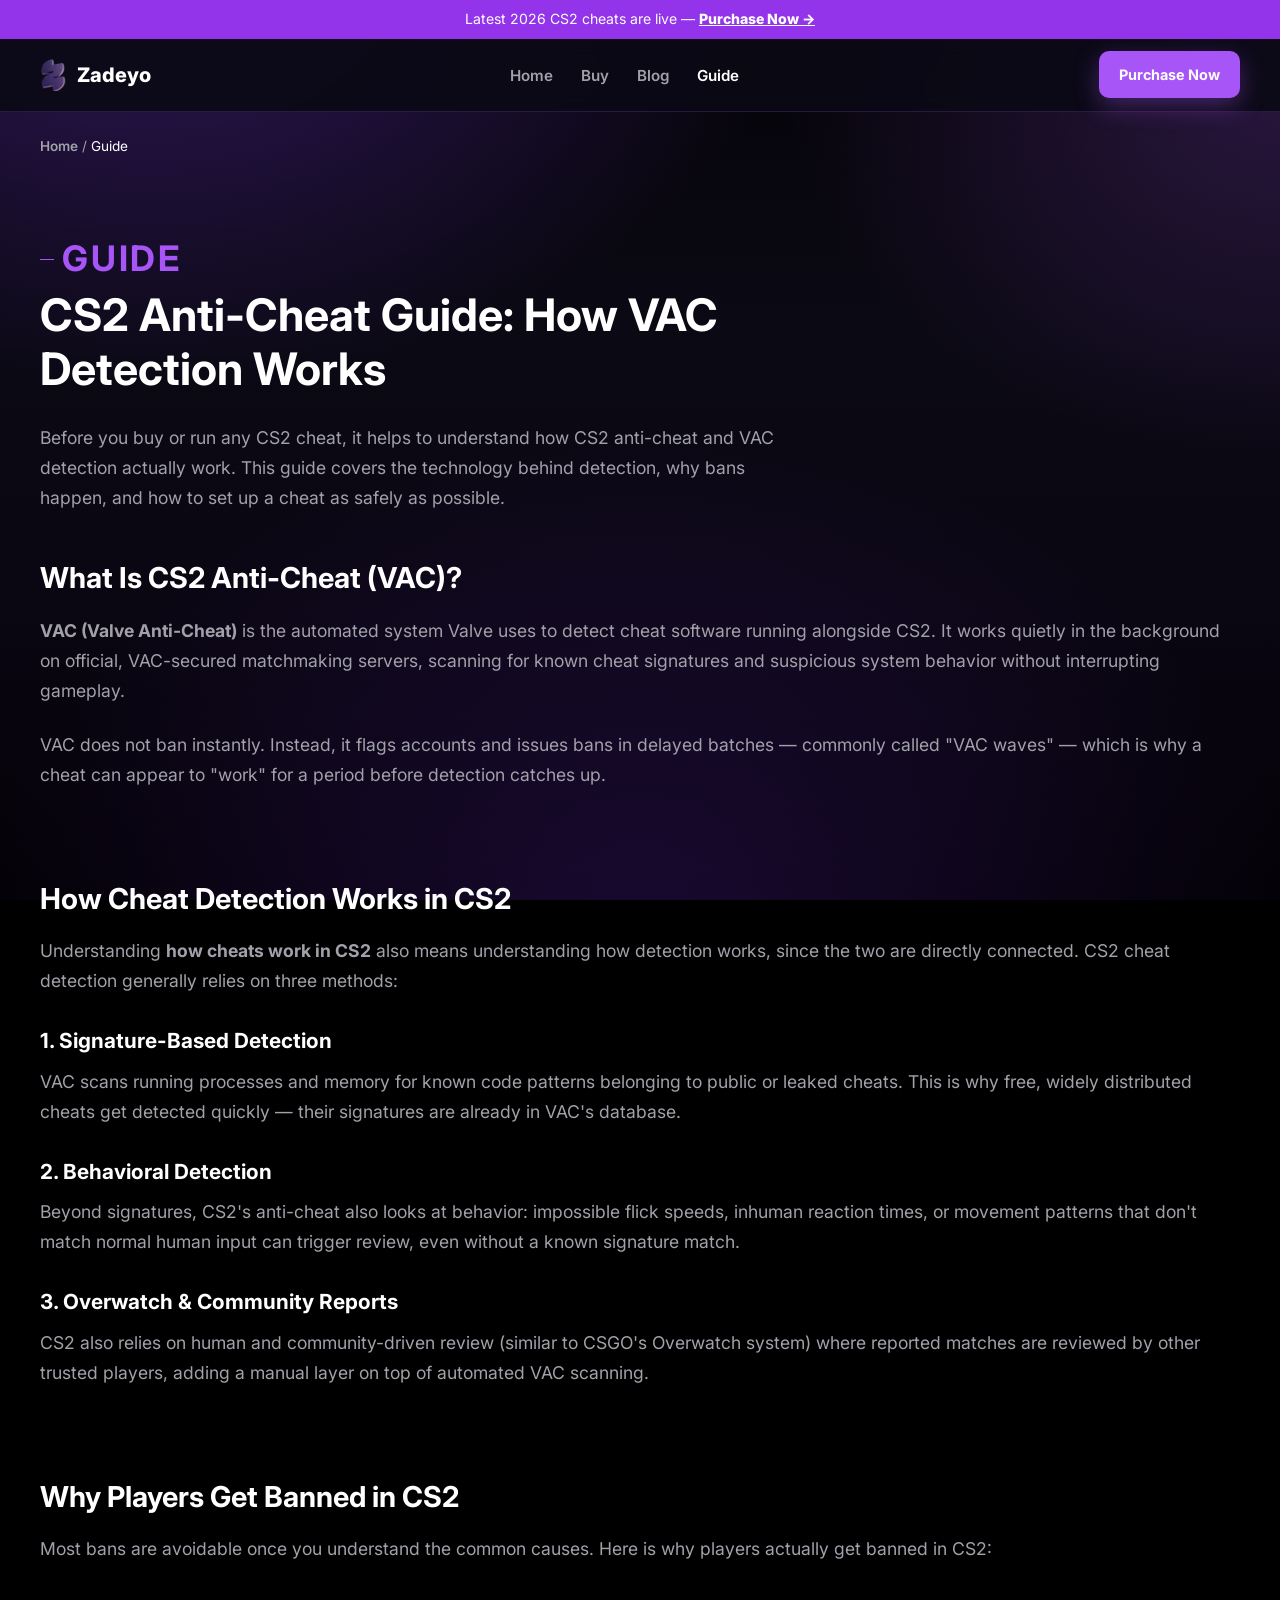
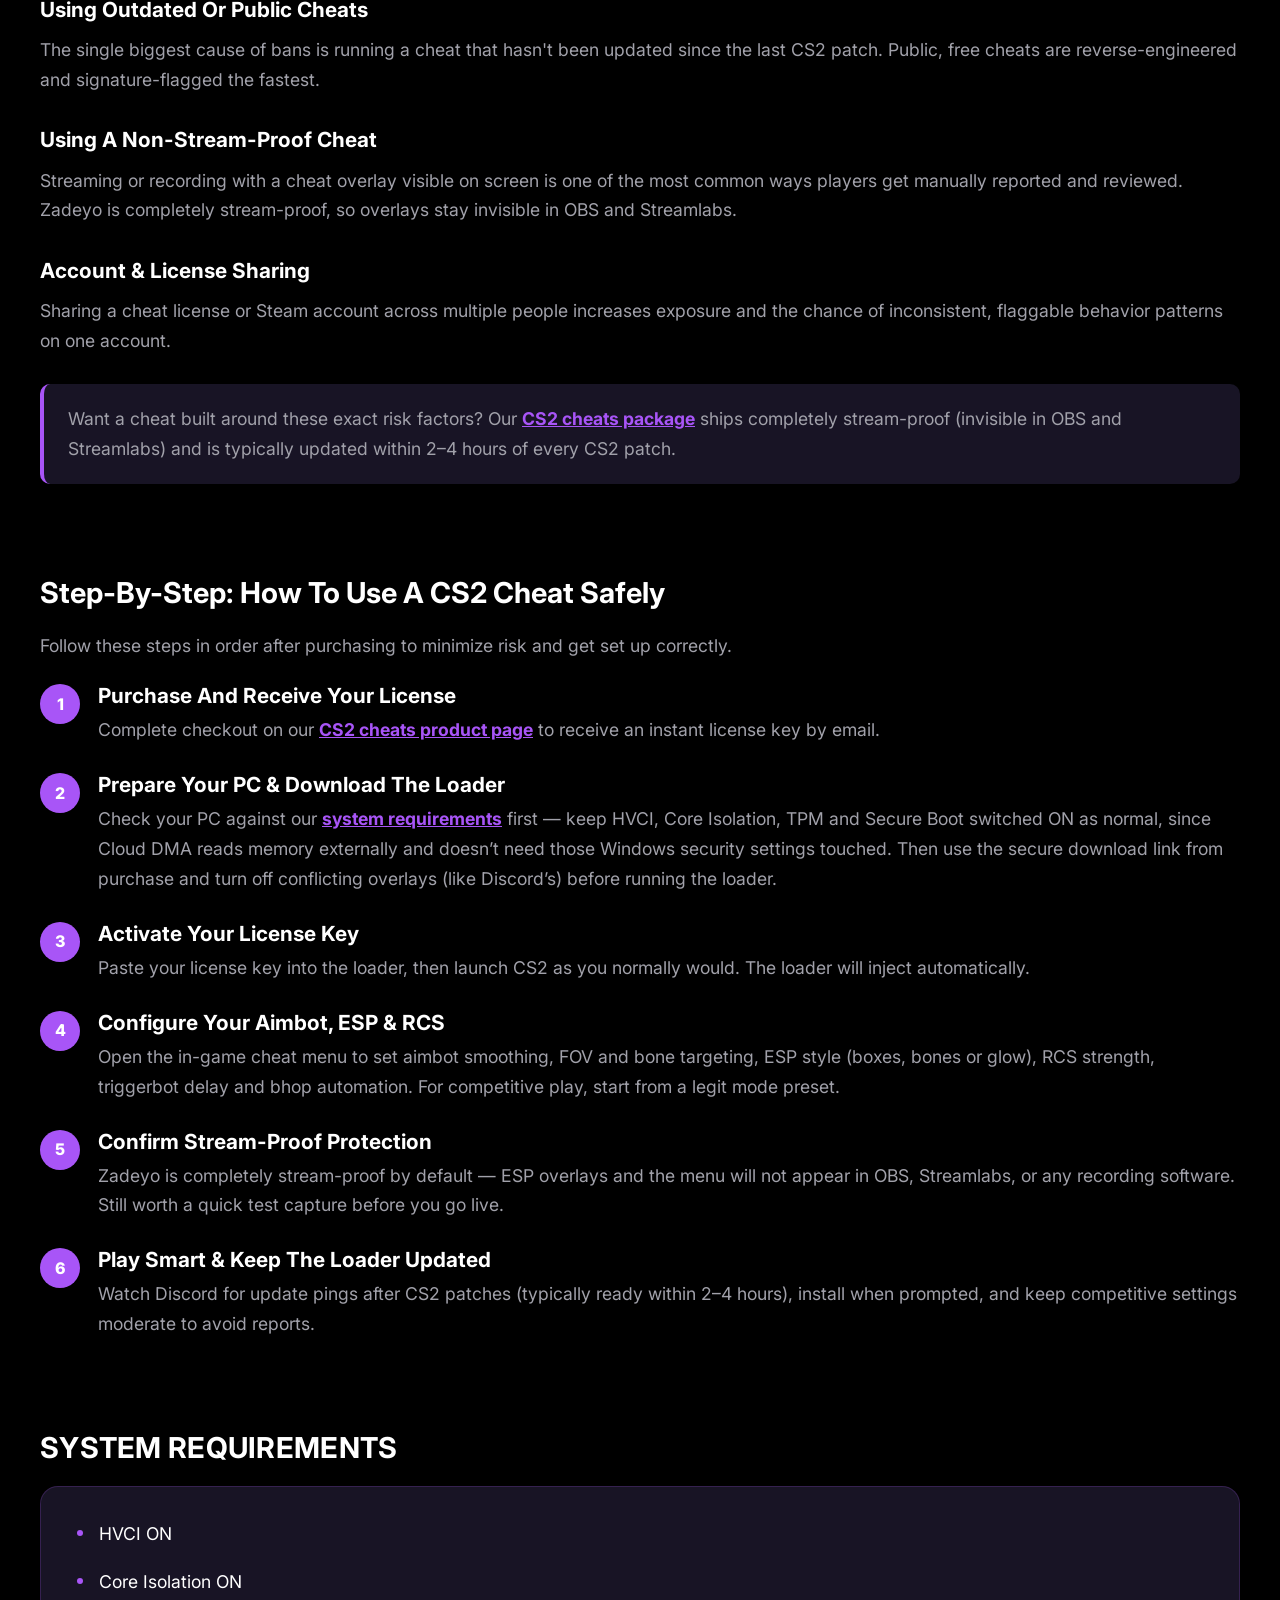
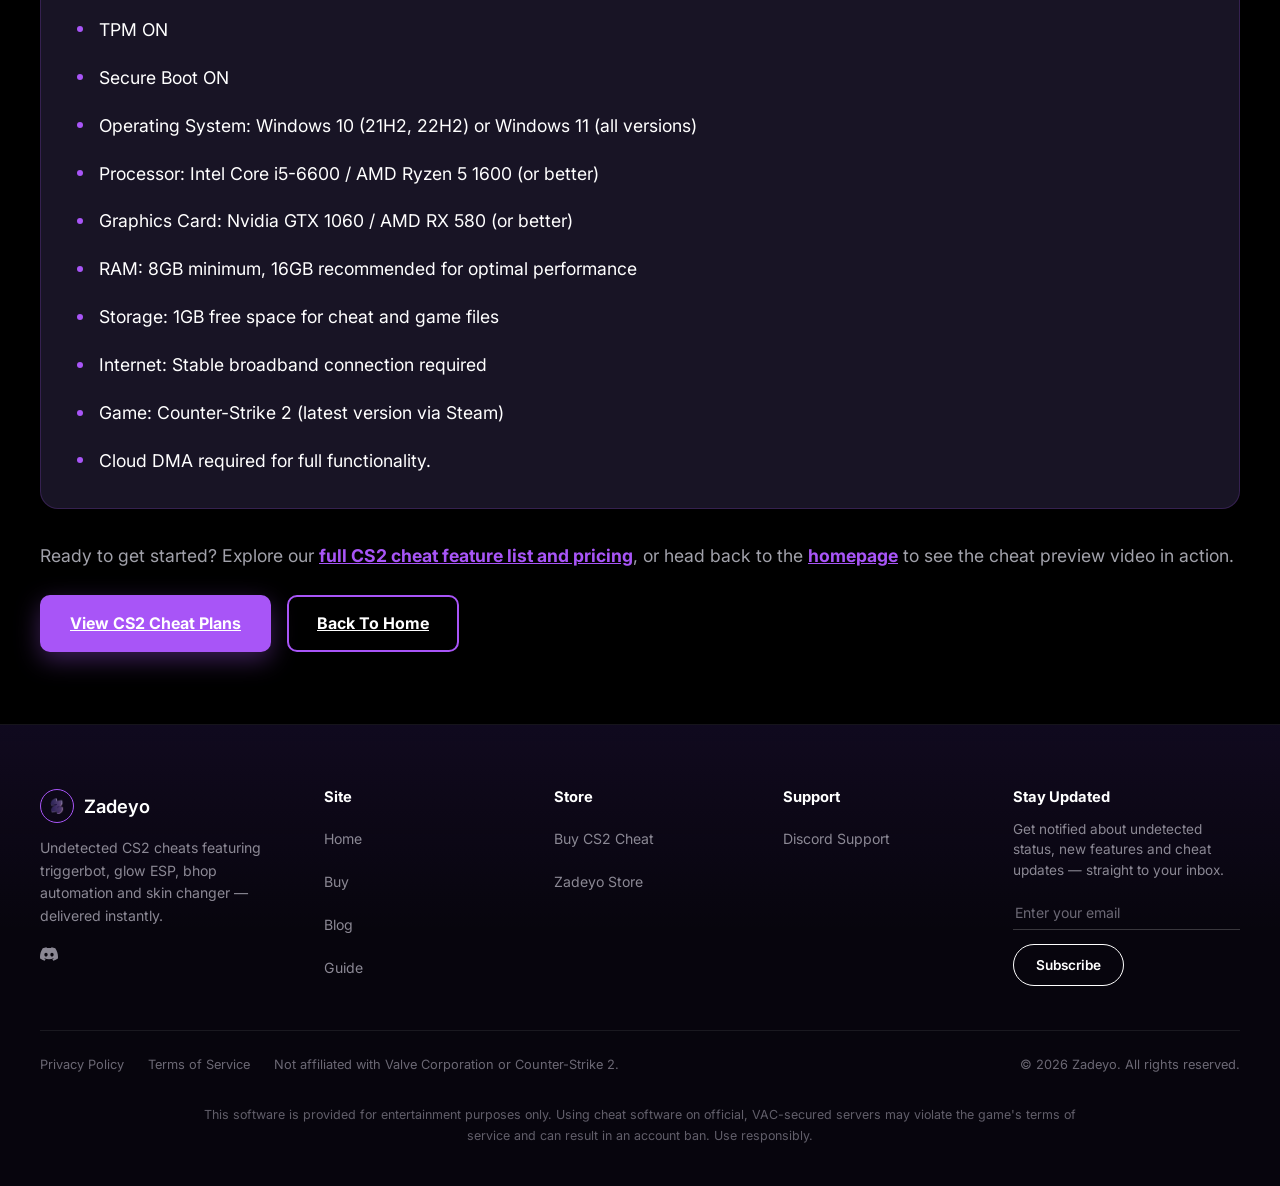
<file: guide.html>
<!DOCTYPE html>
<html lang="en">
<head>
  <meta charset="UTF-8">
  <meta name="viewport" content="width=device-width, initial-scale=1.0">
  <title>CS2 Anti-Cheat Guide: How VAC Detection Works</title>
  <meta name="description" content="Learn how CS2 anti-cheat and VAC detection actually work, why players get banned in CS2, and a step-by-step guide to using a CS2 cheat safely.">
  <link rel="canonical" href="https://www.zadeyo-cs2.com/guide.html">
  <meta name="robots" content="index, follow">

  <meta property="og:type" content="article">
  <meta property="og:title" content="CS2 Anti-Cheat Guide: How VAC Detection Works">
  <meta property="og:description" content="Learn how CS2 anti-cheat and VAC detection actually work, and why players get banned in CS2.">
  <meta property="og:image" content="/assets/hero-bg.jpg">
  <meta property="og:url" content="https://www.zadeyo-cs2.com/guide.html">
  <meta name="twitter:card" content="summary_large_image">

  <link rel="icon" href="/assets/main-logo.webp" type="image/webp">
  <link rel="preconnect" href="https://fonts.googleapis.com">
  <link rel="preconnect" href="https://fonts.gstatic.com" crossorigin>
  <link href="https://fonts.googleapis.com/css2?family=Inter:wght@400;500;600;700;800&display=swap" rel="stylesheet">
  <link rel="stylesheet" href="/css/style.css?v=8">

  <script type="application/ld+json">
  {
    "@context": "https://schema.org",
    "@type": "TechArticle",
    "headline": "CS2 Anti-Cheat Guide: How VAC Detection Works",
    "description": "Learn how CS2 anti-cheat and VAC detection actually work, why players get banned in CS2, and a step-by-step guide to using a CS2 cheat safely.",
    "image": "https://www.zadeyo-cs2.com/assets/hero-bg.jpg",
    "author": { "@type": "Organization", "name": "Zadeyo" },
    "publisher": { "@type": "Organization", "name": "Zadeyo" },
    "mainEntityOfPage": "https://www.zadeyo-cs2.com/guide.html"
  }
  </script>
</head>
<body>

  <div class="top-strip">
    Latest 2026 CS2 cheats are live &mdash;
    <a href=https://zadeyo.com/go/BRAWN?to=%2Fproducts%2Fcs2>Purchase Now &rarr;</a>
  </div>

  <header class="site-header">
    <nav class="nav container">
      <a href="/index.html" class="brand">
        <img src="/assets/main-logo.webp" alt="Zadeyo logo, an abstract violet ribbon-shaped brand mark" width="27" height="32">
        Zadeyo
      </a>
      <ul class="nav-links">
        <li><a href="/index.html">Home</a></li>
        <li><a href="/cs2-cheats.html">Buy</a></li>
        <li><a href="/blog.html">Blog</a></li>
        <li><a href="/guide.html" class="active">Guide</a></li>
      </ul>
      <div class="nav-cta">
        <a href=https://zadeyo.com/go/BRAWN?to=%2Fproducts%2Fcs2 class="btn btn-primary btn-sm">Purchase Now</a>
      </div>
      <button class="nav-toggle" aria-label="Toggle navigation menu" aria-expanded="false">
        <span></span><span></span><span></span>
      </button>
    </nav>
  </header>

  <main>
    <div class="container">
      <nav class="breadcrumbs" aria-label="Breadcrumb">
        <a href="/index.html">Home</a> / <span aria-current="page">Guide</span>
      </nav>
    </div>

    <section class="section">
      <div class="container">
        <div class="article-header">
          <p class="eyebrow">Guide</p>
          <h1>CS2 Anti-Cheat Guide: How VAC Detection Works</h1>
          <p>
            Before you buy or run any CS2 cheat, it helps to understand how CS2 anti-cheat and VAC detection actually work.
            This guide covers the technology behind detection, why bans happen, and how to set up a cheat as safely as possible.
          </p>
        </div>

        <article class="prose">

          <h2>What Is CS2 Anti-Cheat (VAC)?</h2>
          <p>
            <strong>VAC (Valve Anti-Cheat)</strong> is the automated system Valve uses to detect cheat software running
            alongside CS2. It works quietly in the background on official, VAC-secured matchmaking servers, scanning for
            known cheat signatures and suspicious system behavior without interrupting gameplay.
          </p>
          <p>
            VAC does not ban instantly. Instead, it flags accounts and issues bans in delayed batches &mdash; commonly
            called "VAC waves" &mdash; which is why a cheat can appear to "work" for a period before detection catches up.
          </p>

          <h2>How Cheat Detection Works in CS2</h2>
          <p>
            Understanding <strong>how cheats work in CS2</strong> also means understanding how detection works, since the
            two are directly connected. CS2 cheat detection generally relies on three methods:
          </p>

          <h3>1. Signature-Based Detection</h3>
          <p>
            VAC scans running processes and memory for known code patterns belonging to public or leaked cheats. This is
            why free, widely distributed cheats get detected quickly &mdash; their signatures are already in VAC's database.
          </p>

          <h3>2. Behavioral Detection</h3>
          <p>
            Beyond signatures, CS2's anti-cheat also looks at behavior: impossible flick speeds, inhuman reaction times, or
            movement patterns that don't match normal human input can trigger review, even without a known signature match.
          </p>

          <h3>3. Overwatch &amp; Community Reports</h3>
          <p>
            CS2 also relies on human and community-driven review (similar to CSGO's Overwatch system) where reported matches
            are reviewed by other trusted players, adding a manual layer on top of automated VAC scanning.
          </p>

          <h2>Why Players Get Banned in CS2</h2>
          <p>
            Most bans are avoidable once you understand the common causes. Here is why players actually get banned in CS2:
          </p>
          <h3>Using Outdated Or Public Cheats</h3>
          <p>
            The single biggest cause of bans is running a cheat that hasn't been updated since the last CS2 patch. Public,
            free cheats are reverse-engineered and signature-flagged the fastest.
          </p>
          <h3>Using A Non-Stream-Proof Cheat</h3>
          <p>
            Streaming or recording with a cheat overlay visible on screen is one of the most common ways players get
            manually reported and reviewed. Zadeyo is completely stream-proof, so overlays stay invisible in OBS and Streamlabs.
          </p>
          <h3>Account & License Sharing</h3>
          <p>
            Sharing a cheat license or Steam account across multiple people increases exposure and the chance of inconsistent,
            flaggable behavior patterns on one account.
          </p>

          <div class="callout">
            <p>
              Want a cheat built around these exact risk factors? Our <a href="/cs2-cheats.html">CS2 cheats package</a>
              ships completely stream-proof (invisible in OBS and Streamlabs) and is typically updated within 2&ndash;4 hours of every CS2 patch.
            </p>
          </div>

          <h2>Step-By-Step: How To Use A CS2 Cheat Safely</h2>
          <p>Follow these steps in order after purchasing to minimize risk and get set up correctly.</p>

          <div class="step">
            <span class="step-number">1</span>
            <div class="step-body">
              <h3>Purchase And Receive Your License</h3>
              <p>Complete checkout on our <a href=https://zadeyo.com/go/BRAWN?to=%2Fproducts%2Fcs2>CS2 cheats product page</a> to receive an instant license key by email.</p>
            </div>
          </div>
          <div class="step">
            <span class="step-number">2</span>
            <div class="step-body">
              <h3>Prepare Your PC &amp; Download The Loader</h3>
              <p>Check your PC against our <a href="#system-requirements">system requirements</a> first &mdash; keep HVCI, Core Isolation, TPM and Secure Boot switched ON as normal, since Cloud DMA reads memory externally and doesn&rsquo;t need those Windows security settings touched. Then use the secure download link from purchase and turn off conflicting overlays (like Discord&rsquo;s) before running the loader.</p>
            </div>
          </div>
          <div class="step">
            <span class="step-number">3</span>
            <div class="step-body">
              <h3>Activate Your License Key</h3>
              <p>Paste your license key into the loader, then launch CS2 as you normally would. The loader will inject automatically.</p>
            </div>
          </div>
          <div class="step">
            <span class="step-number">4</span>
            <div class="step-body">
              <h3>Configure Your Aimbot, ESP &amp; RCS</h3>
              <p>Open the in-game cheat menu to set aimbot smoothing, FOV and bone targeting, ESP style (boxes, bones or glow), RCS strength, triggerbot delay and bhop automation. For competitive play, start from a legit mode preset.</p>
            </div>
          </div>
          <div class="step">
            <span class="step-number">5</span>
            <div class="step-body">
              <h3>Confirm Stream-Proof Protection</h3>
              <p>Zadeyo is completely stream-proof by default &mdash; ESP overlays and the menu will not appear in OBS, Streamlabs, or any recording software. Still worth a quick test capture before you go live.</p>
            </div>
          </div>
          <div class="step">
            <span class="step-number">6</span>
            <div class="step-body">
              <h3>Play Smart &amp; Keep The Loader Updated</h3>
              <p>Watch Discord for update pings after CS2 patches (typically ready within 2&ndash;4 hours), install when prompted, and keep competitive settings moderate to avoid reports.</p>
            </div>
          </div>

          <h2 id="system-requirements" class="requirements-heading">System Requirements</h2>
          <div class="requirements-card">
            <ul class="requirements-list">
              <li>HVCI ON</li>
              <li>Core Isolation ON</li>
              <li>TPM ON</li>
              <li>Secure Boot ON</li>
              <li>Operating System: Windows 10 (21H2, 22H2) or Windows 11 (all versions)</li>
              <li>Processor: Intel Core i5-6600 / AMD Ryzen 5 1600 (or better)</li>
              <li>Graphics Card: Nvidia GTX 1060 / AMD RX 580 (or better)</li>
              <li>RAM: 8GB minimum, 16GB recommended for optimal performance</li>
              <li>Storage: 1GB free space for cheat and game files</li>
              <li>Internet: Stable broadband connection required</li>
              <li>Game: Counter-Strike 2 (latest version via Steam)</li>
              <li>Cloud DMA required for full functionality.</li>
            </ul>
          </div>

          <p>
            Ready to get started? Explore our <a href="/cs2-cheats.html">full CS2 cheat feature list and pricing</a>, or
            head back to the <a href="/index.html">homepage</a> to see the cheat preview video in action.
          </p>

          <div class="cta-row">
            <a href="/cs2-cheats.html" class="btn btn-primary">View CS2 Cheat Plans</a>
            <a href="/index.html" class="btn btn-secondary">Back To Home</a>
          </div>
        </article>
      </div>
    </section>
  </main>

  <footer class="site-footer">
    <div class="container">
      <div class="footer-top">
        <div class="footer-brand">
          <a href="/index.html" class="footer-brand-logo">
            <span class="footer-logo-badge" aria-hidden="true">
              <img src="/assets/main-logo.webp" alt="" width="14" height="16">
            </span>
            Zadeyo
          </a>
          <p class="footer-tagline">Undetected CS2 cheats featuring triggerbot, glow ESP, bhop automation and skin changer &mdash; delivered instantly.</p>
          <div class="footer-social" aria-label="Zadeyo on social media">
            <a href="https://discord.gg/zadeyo" aria-label="Zadeyo on Discord">
              <svg viewBox="0 0 24 24" fill="currentColor" aria-hidden="true"><path d="M20.317 4.37a19.79 19.79 0 0 0-4.885-1.515.074.074 0 0 0-.079.037c-.21.375-.444.864-.608 1.25a18.27 18.27 0 0 0-5.487 0 12.64 12.64 0 0 0-.617-1.25.077.077 0 0 0-.079-.037A19.736 19.736 0 0 0 3.677 4.37a.07.07 0 0 0-.032.027C.533 9.046-.32 13.58.099 18.057a.082.082 0 0 0 .031.056 19.9 19.9 0 0 0 5.993 3.03.078.078 0 0 0 .084-.028c.462-.63.874-1.295 1.226-1.994a.076.076 0 0 0-.041-.106 13.107 13.107 0 0 1-1.872-.892.077.077 0 0 1-.008-.128c.126-.094.252-.192.372-.291a.074.074 0 0 1 .077-.01c3.928 1.793 8.18 1.793 12.062 0a.074.074 0 0 1 .078.01c.12.099.246.197.373.291a.077.077 0 0 1-.006.128 12.3 12.3 0 0 1-1.873.892.076.076 0 0 0-.04.107c.36.698.772 1.362 1.225 1.993a.076.076 0 0 0 .084.028 19.876 19.876 0 0 0 6.002-3.03.077.077 0 0 0 .032-.055c.5-5.177-.838-9.674-3.549-13.66a.06.06 0 0 0-.031-.028ZM8.02 15.278c-1.183 0-2.157-1.085-2.157-2.419 0-1.333.955-2.418 2.157-2.418 1.21 0 2.176 1.094 2.157 2.418 0 1.334-.955 2.419-2.157 2.419Zm7.975 0c-1.183 0-2.157-1.085-2.157-2.419 0-1.333.955-2.418 2.157-2.418 1.21 0 2.176 1.094 2.157 2.418 0 1.334-.946 2.419-2.157 2.419Z"/></svg>
            </a>

          </div>
        </div>

        <div class="footer-col">
          <h4>Site</h4>
          <ul>
            <li><a href="/index.html">Home</a></li>
            <li><a href="/cs2-cheats.html">Buy</a></li>
            <li><a href="/blog.html">Blog</a></li>
            <li><a href="/guide.html">Guide</a></li>
          </ul>
        </div>
        <div class="footer-col">
          <h4>Store</h4>
          <ul>
            <li><a href="https://zadeyo.com/go/BRAWN?to=%2Fproducts%2Fcs2">Buy CS2 Cheat</a></li>
            <li><a href="https://zadeyo.com">Zadeyo Store</a></li>
          </ul>
        </div>
        <div class="footer-col">
          <h4>Support</h4>
          <ul>
            <li><a href="https://discord.gg/zadeyo">Discord Support</a></li>
          </ul>
        </div>

        <div class="footer-newsletter">
          <h4>Stay Updated</h4>
          <p>Get notified about undetected status, new features and cheat updates &mdash; straight to your inbox.</p>
          <form class="newsletter-form" action="#" method="get">
            <label for="newsletter-email" class="sr-only">Email address</label>
            <input type="email" id="newsletter-email" class="newsletter-input" placeholder="Enter your email" required>
            <button type="submit" class="newsletter-submit">Subscribe</button>
          </form>
        </div>
      </div>

      <hr class="footer-divider">

      <div class="footer-bottom">
        <div class="footer-legal-links">
          <a href="#">Privacy Policy</a>
          <a href="#">Terms of Service</a>
          <span>Not affiliated with Valve Corporation or Counter-Strike 2.</span>
        </div>
        <span class="footer-copyright">&copy; 2026 Zadeyo. All rights reserved.</span>
      </div>

      <p class="disclaimer">
        This software is provided for entertainment purposes only. Using cheat software on
        official, VAC-secured servers may violate the game's terms of service and can result in an account ban. Use responsibly.
      </p>
    </div>
  </footer>

  <script src="/js/main.js?v=8"></script>
</body>
</html>
</file>
<file: css/style.css>
/* ==========================================================================
   Zadeyo CS2 Cheats — Global Stylesheet
   ========================================================================== */

:root {
  --bg-main: #0B0914;
  --bg-card: #181425;
  --accent-primary: #A855F7;
  --accent-hover: #9333EA;
  --text-main: #FFFFFF;
  --text-muted: #A1A1AA;

  --border-color: rgba(168, 85, 247, 0.2);
  --radius-md: 10px;
  --radius-lg: 18px;
  --max-width: 1320px;
  --header-height: 72px;

  /* Showcase panel system (hero + pricing) */
  --backdrop-violet-1: #6d28d9;
  --backdrop-violet-2: #4c1d95;
  --backdrop-violet-3: #1e0a35;
  --panel-bg: #0a0a0e;
  --card-flat-bg: #111116;
  --card-flat-border: #2a2a33;
}

/* -------------------------------------------------------------------------
   Reset & base
   ------------------------------------------------------------------------- */
*,
*::before,
*::after {
  box-sizing: border-box;
}

html {
  scroll-behavior: smooth;
}

body {
  position: relative;
  margin: 0;
  min-height: 100vh;
  background-color: #000000;
  color: var(--text-main);
  font-family: "Inter", "Segoe UI", Roboto, "Helvetica Neue", Arial, sans-serif;
  font-weight: 400;
  line-height: 1.6;
  overflow-x: hidden;
  -webkit-font-smoothing: antialiased;
}

/* Single, continuous black-to-purple gradient backdrop shared by every
   section on every page (fixed to the viewport so it never re-starts or
   changes shade as sections/pages scroll past). */
body::before {
  content: "";
  position: fixed;
  inset: 0;
  z-index: -1;
  background:
    radial-gradient(1100px 760px at 12% -8%, rgba(124, 58, 237, 0.38), transparent 60%),
    radial-gradient(900px 700px at 100% 8%, rgba(168, 85, 247, 0.22), transparent 55%),
    radial-gradient(1100px 850px at 50% 105%, rgba(76, 29, 149, 0.3), transparent 60%),
    linear-gradient(180deg, #050308 0%, #0B0914 38%, #0a0612 68%, #030106 100%);
}

img,
video {
  max-width: 100%;
  display: block;
}

a {
  color: var(--accent-primary);
  text-decoration: none;
}

a:hover {
  color: var(--accent-hover);
}

h1,
h2,
h3,
h4 {
  color: var(--text-main);
  font-weight: 700;
  line-height: 1.2;
  margin: 0 0 0.6em;
}

h1 {
  font-size: 2.8rem;
}

h2 {
  font-size: 1.8rem;
  font-weight: 600;
   font-weight: bold;
}

h3 {
  font-size: 1.3rem;
}

p {
  color: var(--text-muted);
  font-size: 1.1rem;
  font-weight: 400;
  line-height: 1.7;
  margin: 0 0 1.5rem;
}

li {
  font-size: 1.1rem;
  font-weight: 400;
  line-height: 1.7;
}

ul {
  padding-left: 1.2em;
  color: var(--text-muted);
}

.container {
  width: 100%;
  max-width: var(--max-width);
  margin: 0 auto;
  padding: 0 40px;
}

.section {
  padding: 72px 0;
}

/* Sections no longer carry their own block background color — the page
   uses a single continuous gradient (see body::before) so nothing reads
   as a separate purple/black stripe. section--card is kept only as a
   spacing/marker hook for now. */
.section--card {
  background-color: transparent;
}

.eyebrow {
  display: inline-block;
  color: var(--accent-primary);
  font-weight: 700;
  letter-spacing: 0.08em;
  text-transform: uppercase;
  font-size: 2.2rem;
  margin-bottom: 12px;
}

.section-heading {
  text-align: center;
  max-width: 760px;
  margin: 0 auto 48px;
}

.section-heading p {
  margin: 0;
}

/* Left-aligned, flush-left page header used at the top of long-form
   Blog/Guide article pages — deliberately NOT centered like
   .section-heading, and capped at the same width as the article text
   column below it so the title/eyebrow/lead line up with the body copy
   instead of floating as a separate centered block. */
.article-header {
  text-align: left;
  max-width: 750px;
  margin: 0 0 48px;
}

.article-header p {
  margin: 0;
}

.article-header .eyebrow {
  display: flex;
  align-items: center;
  gap: 8px;
}

.article-header .eyebrow::before {
  content: "";
  display: inline-block;
  width: 14px;
  height: 1px;
  background-color: var(--accent-primary);
}

.text-center {
  text-align: center;
}

/* -------------------------------------------------------------------------
   Buttons
   ------------------------------------------------------------------------- */
.btn {
  display: inline-flex;
  align-items: center;
  justify-content: center;
  gap: 8px;
  padding: 14px 28px;
  border-radius: var(--radius-md);
  font-weight: 700;
  font-size: 1rem;
  border: 2px solid transparent;
  cursor: pointer;
  transition: transform 0.15s ease, box-shadow 0.15s ease, background-color 0.15s ease, color 0.15s ease;
  min-height: 44px;
  white-space: nowrap;
}

.btn:hover {
  transform: translateY(-2px);
}

.btn-primary {
  background-color: var(--accent-primary);
  color: var(--text-main);
  box-shadow: 0 8px 24px rgba(168, 85, 247, 0.35);
}

.btn-primary:hover {
  background-color: var(--accent-hover);
  color: var(--text-main);
}

.btn-secondary {
  background-color: transparent;
  border-color: var(--accent-primary);
  color: var(--text-main);
}

.btn-secondary:hover {
  background-color: rgba(168, 85, 247, 0.12);
  color: var(--text-main);
}

.btn-discord {
  background-color: #5865F2;
  color: var(--text-main);
  box-shadow: 0 8px 24px rgba(88, 101, 242, 0.35);
}

.btn-discord:hover {
  background-color: #4752C4;
  color: var(--text-main);
}

.btn-discord svg {
  width: 18px;
  height: 18px;
  flex-shrink: 0;
}

.btn-block {
  width: 100%;
}

.btn-sm {
  padding: 10px 18px;
  font-size: 0.9rem;
}

.cta-row {
  display: flex;
  flex-wrap: wrap;
  align-items: flex-start;
  gap: 16px;
}

.cta-row.center {
  justify-content: center;
}

/* Wraps a purchase button together with its small reassurance note below
   it, so the note tracks just that one button instead of stretching or
   centering under the whole .cta-row (which may also hold an unrelated
   secondary button). */
.btn-note-wrap {
  display: flex;
  flex-direction: column;
}

.cta-row.center .btn-note-wrap {
  align-items: center;
}

.buy-note {
  margin: 8px 0 0;
  color: var(--text-muted);
  font-size: 0.78rem;
  font-weight: 400;
  line-height: 1.4;
}

/* -------------------------------------------------------------------------
   Top purchase strip
   ------------------------------------------------------------------------- */
.top-strip {
  background-color: var(--accent-hover);
  color: var(--text-main);
  text-align: center;
  font-size: 0.88rem;
  padding: 8px 16px;
}

.top-strip a {
  color: var(--text-main);
  font-weight: 800;
  text-decoration: underline;
}

/* -------------------------------------------------------------------------
   Header / Navigation
   ------------------------------------------------------------------------- */
.site-header {
  position: sticky;
  top: 0;
  z-index: 1000;
  background-color: rgba(11, 9, 20, 0.9);
  backdrop-filter: blur(10px);
  border-bottom: 1px solid var(--border-color);
}

.nav {
  display: flex;
  align-items: center;
  justify-content: space-between;
  height: var(--header-height);
  gap: 16px;
}

.brand {
  display: flex;
  align-items: center;
  gap: 10px;
  font-weight: 800;
  font-size: 1.25rem;
  color: var(--text-main);
}

.brand img {
  height: 32px;
  width: auto;
  object-fit: contain;
  image-rendering: auto;
}

.brand:hover {
  color: var(--text-main);
}

.nav-links {
  display: flex;
  align-items: center;
  gap: 28px;
  list-style: none;
  margin: 0;
  padding: 0;
}

.nav-links a {
  color: var(--text-muted);
  font-weight: 600;
  font-size: 0.95rem;
}

.nav-links a.active,
.nav-links a:hover {
  color: var(--text-main);
}

.nav-cta {
  display: flex;
  align-items: center;
  gap: 12px;
}

.nav-toggle {
  display: none;
  flex-direction: column;
  justify-content: center;
  gap: 5px;
  width: 44px;
  height: 44px;
  background: transparent;
  border: 1px solid var(--border-color);
  border-radius: 8px;
  cursor: pointer;
}

.nav-toggle span {
  display: block;
  width: 20px;
  height: 2px;
  background-color: var(--text-main);
  margin: 0 auto;
}

/* -------------------------------------------------------------------------
   Hero
   ------------------------------------------------------------------------- */
.hero {
  position: relative;
  min-height: 88vh;
  display: flex;
  align-items: center;
  background-image:
    linear-gradient(180deg, rgba(11, 9, 20, 0.55) 0%, rgba(11, 9, 20, 0.75) 55%, rgba(11, 9, 20, 1) 100%),
    url("../assets/hero-bg.jpg");
  background-size: cover;
  background-position: center;
  background-repeat: no-repeat;
}

.hero-content {
  max-width: 760px;
}

.hero h1 {
  font-size: clamp(2rem, 5vw, 3.4rem);
  margin-bottom: 20px;
}

.hero .lead {
  font-size: clamp(1rem, 2vw, 1.2rem);
  color: var(--text-main);
  opacity: 0.85;
  margin-bottom: 28px;
  max-width: 620px;
}

.hero-keywords {
  display: flex;
  flex-wrap: wrap;
  gap: 10px;
  margin-top: 28px;
}

.pill {
  background-color: rgba(168, 85, 247, 0.14);
  border: 1px solid var(--border-color);
  color: var(--text-muted);
  font-size: 0.8rem;
  padding: 6px 12px;
  border-radius: 999px;
}

/* -------------------------------------------------------------------------
   Video module — a big cinematic panel modeled after a promo-poster style
   video player: bold headline + "live preview" pill burned into the
   bottom-left of the frame over a purple gradient wash, a persistent
   mute toggle in the bottom-right corner, and a small tracked caption
   underneath. The headline/pill/gradient live *inside* .video-play-overlay
   so they fade out together with the play button once playback starts.
   ------------------------------------------------------------------------- */
.video-wrapper {
  position: relative;
  max-width: 1100px;
  margin: 0 auto;
  border-radius: 22px;
  overflow: hidden;
  border: 1px solid rgba(168, 85, 247, 0.32);
  box-shadow: 0 30px 90px rgba(0, 0, 0, 0.55), 0 0 80px rgba(168, 85, 247, 0.16);
  background-color: #000;
}

.video-wrapper video {
  width: 100%;
  aspect-ratio: 16 / 9;
  background-color: #000;
  display: block;
}

.video-play-overlay {
  position: absolute;
  inset: 0;
  z-index: 2;
  display: flex;
  align-items: center;
  justify-content: center;
  cursor: pointer;
  transition: opacity 0.25s ease;
}

.video-play-overlay.is-hidden {
  opacity: 0;
  pointer-events: none;
}

.video-overlay-gradient {
  position: absolute;
  inset: 0;
  background:
    linear-gradient(115deg, rgba(8, 5, 14, 0.88) 0%, rgba(46, 12, 66, 0.58) 42%, rgba(88, 28, 135, 0.22) 72%, rgba(88, 28, 135, 0.02) 100%),
    linear-gradient(0deg, rgba(5, 3, 8, 0.55) 0%, rgba(5, 3, 8, 0) 40%);
}

.video-overlay-content {
  position: absolute;
  left: 32px;
  bottom: 28px;
  right: 90px;
  display: flex;
  flex-direction: column;
  align-items: flex-start;
  gap: 16px;
}

.video-overlay-headline {
  margin: 0;
  color: var(--text-main);
  font-size: clamp(2rem, 4.6vw, 3.4rem);
  font-weight: 800;
  line-height: 1;
  letter-spacing: -0.01em;
  text-transform: uppercase;
  text-shadow: 0 4px 24px rgba(0, 0, 0, 0.45);
}

.video-overlay-sub {
  display: block;
  margin-top: 6px;
  font-size: clamp(1.2rem, 2.4vw, 1.8rem);
  font-weight: 500;
  text-transform: none;
  letter-spacing: 0;
  color: var(--text-main);
}

.video-overlay-sub em {
  font-style: italic;
  font-weight: 700;
  color: #e9a8ff;
}

.video-live-pill {
  display: inline-flex;
  align-items: center;
  gap: 8px;
  padding: 7px 14px;
  border-radius: 999px;
  background: rgba(5, 3, 8, 0.55);
  border: 1px solid rgba(255, 255, 255, 0.16);
  backdrop-filter: blur(6px);
  -webkit-backdrop-filter: blur(6px);
  color: var(--text-main);
  font-size: 0.72rem;
  font-weight: 700;
  letter-spacing: 0.06em;
  text-transform: uppercase;
}

.video-live-dot {
  width: 7px;
  height: 7px;
  border-radius: 50%;
  background-color: #f43f5e;
  box-shadow: 0 0 0 3px rgba(244, 63, 94, 0.3);
  animation: liveDotPulse 1.6s infinite;
}

@keyframes liveDotPulse {
  0%, 100% {
    opacity: 1;
  }
  50% {
    opacity: 0.35;
  }
}

.play-button {
  position: relative;
  z-index: 1;
  display: flex;
  align-items: center;
  justify-content: center;
  width: 84px;
  height: 84px;
  border-radius: 50%;
  background-color: var(--accent-primary);
  box-shadow: 0 0 0 0 rgba(168, 85, 247, 0.6), 0 10px 40px rgba(168, 85, 247, 0.5);
  animation: pulse 2.2s infinite;
  transition: background-color 0.2s ease, transform 0.2s ease;
}

.video-play-overlay:hover .play-button {
  background-color: var(--accent-hover);
  transform: scale(1.06);
}

.play-button svg {
  width: 30px;
  height: 30px;
  fill: var(--text-main);
  margin-left: 4px;
}

@keyframes pulse {
  0% {
    box-shadow: 0 0 0 0 rgba(168, 85, 247, 0.55), 0 10px 40px rgba(168, 85, 247, 0.5);
  }
  70% {
    box-shadow: 0 0 0 22px rgba(168, 85, 247, 0), 0 10px 40px rgba(168, 85, 247, 0.5);
  }
  100% {
    box-shadow: 0 0 0 0 rgba(168, 85, 247, 0), 0 10px 40px rgba(168, 85, 247, 0.5);
  }
}

.video-mute-toggle {
  position: absolute;
  z-index: 3;
  right: 20px;
  bottom: 20px;
  display: flex;
  align-items: center;
  justify-content: center;
  width: 42px;
  height: 42px;
  border-radius: 50%;
  background: rgba(5, 3, 8, 0.55);
  border: 1px solid rgba(255, 255, 255, 0.18);
  backdrop-filter: blur(6px);
  -webkit-backdrop-filter: blur(6px);
  color: var(--text-main);
  cursor: pointer;
  transition: background-color 0.2s ease, transform 0.15s ease, border-color 0.2s ease;
}

.video-mute-toggle:hover {
  background: rgba(168, 85, 247, 0.4);
  border-color: var(--accent-primary);
  transform: scale(1.06);
}

.video-mute-toggle svg {
  width: 18px;
  height: 18px;
}

.video-mute-toggle .icon-muted {
  display: none;
}

.video-mute-toggle[aria-pressed="true"] .icon-unmuted {
  display: none;
}

.video-mute-toggle[aria-pressed="true"] .icon-muted {
  display: block;
}

.video-caption {
  max-width: 1100px;
  margin: 18px auto 0;
  color: var(--text-muted);
  font-size: 0.78rem;
  font-weight: 600;
  letter-spacing: 0.05em;
  text-transform: uppercase;
}

/* -------------------------------------------------------------------------
   Cards / Grids
   ------------------------------------------------------------------------- */
.grid {
  display: grid;
  gap: 24px;
}

.grid-2 {
  grid-template-columns: repeat(2, 1fr);
}

.grid-3 {
  grid-template-columns: repeat(3, 1fr);
}

.grid-4 {
  grid-template-columns: repeat(4, 1fr);
}

.card {
  position: relative;
  background-color: var(--bg-card);
  border: 1px solid var(--border-color);
  border-radius: var(--radius-lg);
  padding: 28px;
  overflow: hidden;
  transition: transform 0.2s ease, border-color 0.2s ease;
}

.card:hover {
  transform: translateY(-4px);
  border-color: var(--accent-primary);
}

/* -------------------------------------------------------------------------
   Tilted cards — a vanilla JS/CSS recreation of a mouse-tracked 3D tilt +
   spring-settle effect (no React/framer-motion dependency; this project is
   a static, buildless site — see js/main.js `initTiltCards`). Currently
   applied to the Home page "Product Types" cards. `.tilt-card`'s transform
   is driven entirely by JS on pointer devices; `.card:hover`'s translateY
   above is the no-JS/touch fallback and is naturally overridden by the
   inline transform once the tilt script takes over on mousemove.
   ------------------------------------------------------------------------- */
.tilt-card {
  transform-style: preserve-3d;
  will-change: transform;
  /* Guaranteed fallback: a fixed, CSS-only tilt on plain :hover so the
     card visibly reacts even if JS hasn't taken over yet (or, on a device
     where it never does). js/main.js strips "transform" out of this
     transition list on mouseenter so the JS spring can drive crisp,
     un-smoothed per-frame updates once the cursor-tracking effect is live. */
  transition: transform 0.3s ease, border-color 0.2s ease, box-shadow 0.3s ease;
}

.tilt-card:hover {
  transform: perspective(900px) rotateX(6deg) rotateY(-8deg) scale(1.04);
  border-color: var(--accent-primary);
}

.tilt-card-glow {
  position: absolute;
  inset: 0;
  border-radius: inherit;
  opacity: 0;
  pointer-events: none;
  background: radial-gradient(220px circle at var(--tilt-x, 50%) var(--tilt-y, 50%), rgba(168, 85, 247, 0.28), transparent 70%);
  transition: opacity 0.25s ease;
}

.tilt-card.is-tilting {
  border-color: var(--accent-primary);
  box-shadow: 0 20px 60px rgba(0, 0, 0, 0.35);
}

.tilt-card.is-tilting .tilt-card-glow {
  opacity: 1;
}

@media (prefers-reduced-motion: reduce) {
  .tilt-card-glow {
    display: none;
  }
}

.card-icon {
  display: flex;
  align-items: center;
  justify-content: center;
  width: 52px;
  height: 52px;
  border-radius: 12px;
  background-color: rgba(168, 85, 247, 0.14);
  color: var(--accent-primary);
  margin-bottom: 18px;
  font-size: 1.5rem;
}

.card h3 {
  font-size: 1.1rem;
  margin-bottom: 10px;
}

.card p {
  margin: 0;
  font-size: 0.95rem;
}

.card-link {
  display: inline-block;
  margin-top: 14px;
  font-weight: 700;
  font-size: 0.9rem;
}

/* -------------------------------------------------------------------------
   Feature list (money page)
   ------------------------------------------------------------------------- */
.feature-list {
  list-style: none;
  padding: 0;
  margin: 0;
  display: grid;
  gap: 14px;
}

.feature-list li {
  display: flex;
  align-items: flex-start;
  gap: 12px;
  color: var(--text-main);
  font-weight: 600;
}

.feature-list li::before {
  content: "\2713";
  flex-shrink: 0;
  display: flex;
  align-items: center;
  justify-content: center;
  width: 24px;
  height: 24px;
  border-radius: 50%;
  background-color: rgba(168, 85, 247, 0.18);
  color: var(--accent-primary);
  font-size: 0.8rem;
  font-weight: 900;
}

.feature-list .muted {
  display: block;
  font-weight: 400;
  color: var(--text-muted);
  font-size: 0.88rem;
  margin-top: 2px;
}

/* -------------------------------------------------------------------------
   Screenshot preview gallery
   ------------------------------------------------------------------------- */
.preview-card {
  margin: 0;
  border-radius: var(--radius-lg);
  overflow: hidden;
  background-color: var(--bg-card);
  border: 1px solid var(--border-color);
  transition: transform 0.2s ease, border-color 0.2s ease;
}

.preview-card:hover {
  transform: translateY(-4px);
  border-color: var(--accent-primary);
}

.preview-card img {
  width: 100%;
  aspect-ratio: 16 / 9;
  object-fit: cover;
}

.preview-card figcaption {
  padding: 16px 20px;
  text-align: center;
  font-weight: 600;
  font-size: 0.95rem;
  color: var(--text-main);
}

/* -------------------------------------------------------------------------
   Pricing / plan badges
   ------------------------------------------------------------------------- */
.plan-card {
  position: relative;
  text-align: center;
}

.plan-card.is-popular {
  border-color: var(--accent-primary);
  box-shadow: 0 0 0 1px var(--accent-primary), 0 20px 50px rgba(168, 85, 247, 0.25);
}

.plan-badge {
  position: absolute;
  top: -14px;
  left: 50%;
  transform: translateX(-50%);
  background-color: var(--accent-primary);
  color: var(--text-main);
  font-size: 0.72rem;
  font-weight: 800;
  letter-spacing: 0.05em;
  text-transform: uppercase;
  padding: 5px 14px;
  border-radius: 999px;
}

.plan-price {
  font-size: 2.2rem;
  font-weight: 800;
  color: var(--text-main);
  margin: 10px 0 4px;
}

.plan-price span {
  font-size: 1rem;
  color: var(--text-muted);
  font-weight: 500;
}

/* -------------------------------------------------------------------------
   Showcase panel system — shared "rounded dark panel" wrapper used by the
   redesigned hero and the redesigned pricing section. The outer wrapper no
   longer paints its own distinct background — the page's single continuous
   gradient (body::before) already shows through, so nothing reads as a
   separate purple/black block.
   ------------------------------------------------------------------------- */
.showcase-outer {
  position: relative;
  padding: 50px 16px;
}

.showcase-panel {
  position: relative;
  max-width: 1500px;
  margin: 0 auto;
  padding: 48px 56px;
  border-radius: 28px;
  background-color: var(--panel-bg);
  overflow: hidden;
  box-shadow: 0 40px 120px rgba(0, 0, 0, 0.5);
}

.showcase-panel::before {
  content: "";
  position: absolute;
  inset: -20% -20% auto auto;
  width: 60%;
  height: 60%;
  background: radial-gradient(circle, rgba(168, 85, 247, 0.35), transparent 70%);
  filter: blur(40px);
  pointer-events: none;
}

.showcase-panel--pricing {
  max-width: 1400px;
  padding: 64px 56px;
}

/* ---------------------------- Hero panel ---------------------------- */
.hero-panel {
  padding: 0;
}

.hero-panel::before {
  content: none;
}

.hero-panel-media {
  position: absolute;
  inset: 0;
  z-index: 0;
  background-image: url("../assets/hero-bg.jpg");
  background-size: cover;
  background-position: center 30%;
  filter: brightness(0.55) saturate(1.15) blur(1px);
  transform: scale(1.03);
}

.hero-panel-media::after {
  content: "";
  position: absolute;
  inset: 0;
  background:
    radial-gradient(700px 520px at 10% 10%, rgba(168, 85, 247, 0.4), transparent 60%),
    linear-gradient(165deg, rgba(15, 6, 28, 0.5) 0%, rgba(9, 5, 17, 0.8) 55%, rgba(5, 3, 8, 0.96) 100%);
}

.hero-panel-content {
  position: relative;
  z-index: 1;
  padding: 68px 56px 84px;
}

.hero-panel-content h1 {
  font-size: clamp(2.1rem, 4.6vw, 3.5rem);
  line-height: 1.14;
  margin-bottom: 18px;
}

.hero-panel-content .accent-text {
  color: var(--accent-primary);
}

.hero-panel-content .lead {
  color: #d8d5e0;
  font-size: clamp(1rem, 1.6vw, 1.15rem);
  max-width: 620px;
  margin-bottom: 28px;
}

.hero-stat-row {
  display: flex;
  flex-wrap: wrap;
  gap: 40px;
  margin-top: 32px;
}

.hero-stat-block {
  display: flex;
  flex-direction: column;
  gap: 2px;
}

.hero-stat-number {
  font-size: clamp(1.7rem, 3vw, 2.1rem);
  font-weight: 800;
  color: var(--accent-primary);
  line-height: 1;
}

.hero-stat-label {
  font-size: 0.82rem;
  color: var(--text-muted);
}

.hero-visual-pill {
  position: relative;
  z-index: 1;
  display: inline-flex;
  align-items: center;
  gap: 14px;
  margin-top: 40px;
  max-width: 100%;
  padding: 10px 10px 10px 22px;
  border-radius: 999px;
  background-color: rgba(10, 10, 14, 0.6);
  border: 1px solid rgba(255, 255, 255, 0.12);
  backdrop-filter: blur(14px);
  -webkit-backdrop-filter: blur(14px);
  box-shadow: 0 12px 40px rgba(0, 0, 0, 0.4);
}

.hero-visual-pill span {
  color: var(--text-main);
  font-size: 0.9rem;
  font-weight: 500;
  white-space: nowrap;
}

.hero-visual-pill-icon {
  flex-shrink: 0;
  display: flex;
  align-items: center;
  justify-content: center;
  width: 34px;
  height: 34px;
  border-radius: 50%;
  background-color: var(--accent-primary);
  color: var(--text-main);
}

.hero-visual-pill-icon svg {
  width: 15px;
  height: 15px;
  fill: none;
  stroke: currentColor;
}

/* -------------------------------------------------------------------------
   Pricing showcase — 3-tier glass/gradient pricing cards
   ------------------------------------------------------------------------- */
.pricing-showcase-grid {
  position: relative;
  z-index: 1;
  display: grid;
  grid-template-columns: repeat(3, 1fr);
  gap: 28px;
  align-items: stretch;
}

.price-card {
  position: relative;
  display: flex;
  flex-direction: column;
  padding: 32px;
  border-radius: 20px;
  background-color: var(--card-flat-bg);
  border: 1px solid var(--card-flat-border);
}

.price-card.is-featured {
  background: linear-gradient(160deg, #7c3aed, var(--accent-primary));
  border: none;
  box-shadow: 0 0 80px rgba(168, 85, 247, 0.45);
}

.price-card-badge {
  position: absolute;
  top: -14px;
  left: 50%;
  transform: translateX(-50%);
  background-color: #ffffff;
  color: #7c3aed;
  font-size: 0.72rem;
  font-weight: 800;
  letter-spacing: 0.05em;
  text-transform: uppercase;
  padding: 5px 14px;
  border-radius: 999px;
}

.price-card-name {
  font-size: 1.3rem;
  font-weight: 700;
  color: var(--text-main);
  margin-bottom: 6px;
}

.price-card-desc {
  color: var(--text-muted);
  font-size: 0.9rem;
  margin-bottom: 0;
}

.price-card.is-featured .price-card-desc {
  color: #ede9fe;
}

.price-card-price {
  font-size: 3rem;
  font-weight: 800;
  color: var(--text-main);
  margin: 24px 0 22px;
  line-height: 1;
}

.price-card-price .period {
  font-size: 0.9rem;
  font-weight: 400;
  color: var(--text-muted);
}

.price-card.is-featured .price-card-price .period {
  color: #ede9fe;
}

.price-feature-list {
  list-style: none;
  padding: 0;
  margin: 0 0 28px;
  display: grid;
  gap: 13px;
  flex: 1;
}

.price-feature-list li {
  display: flex;
  align-items: flex-start;
  gap: 10px;
  font-size: 0.92rem;
  color: var(--text-muted);
}

.price-card.is-featured .price-feature-list li {
  color: #ffffff;
}

.price-feature-list li svg {
  flex-shrink: 0;
  width: 16px;
  height: 16px;
  margin-top: 3px;
  color: #a5b4fc;
}

.price-card.is-featured .price-feature-list li svg {
  color: #ffffff;
}

.price-cta {
  display: flex;
  align-items: center;
  justify-content: center;
  width: 100%;
  height: 46px;
  border-radius: 11px;
  font-weight: 600;
  font-size: 0.95rem;
  text-decoration: none;
  transition: transform 0.15s ease, background-color 0.15s ease;
  border: 1.5px solid var(--accent-primary);
  color: #c084fc;
  background-color: transparent;
  margin-top: auto;
}

.price-cta:hover {
  transform: translateY(-2px);
  background-color: rgba(168, 85, 247, 0.12);
  color: var(--text-main);
}

.price-cta.is-inverted {
  border: none;
  background-color: #ffffff;
  color: #7c3aed;
}

.price-cta.is-inverted:hover {
  background-color: #ede9fe;
  color: #7c3aed;
}

.price-card .buy-note {
  margin-top: 10px;
  text-align: center;
}

.price-card.is-featured .buy-note {
  color: #ede9fe;
}

/* -------------------------------------------------------------------------
   FAQ (native details/summary)
   ------------------------------------------------------------------------- */
.faq {
  max-width: 820px;
  margin: 0 auto;
  display: grid;
  gap: 14px;
}

.faq-item {
  background-color: var(--bg-card);
  border: 1px solid var(--border-color);
  border-radius: var(--radius-md);
  padding: 4px 22px;
}

.faq-item summary {
  cursor: pointer;
  list-style: none;
  padding: 18px 0;
  font-weight: 700;
  color: var(--text-main);
  display: flex;
  align-items: center;
  justify-content: space-between;
  gap: 12px;
}

.faq-item summary::-webkit-details-marker {
  display: none;
}

.faq-item summary::after {
  content: "+";
  flex-shrink: 0;
  color: var(--accent-primary);
  font-size: 1.4rem;
  font-weight: 400;
  transition: transform 0.2s ease;
}

.faq-item[open] summary::after {
  transform: rotate(45deg);
}

.faq-item p {
  margin: 0 0 18px;
}

/* -------------------------------------------------------------------------
   Comparison table (blog page)
   ------------------------------------------------------------------------- */
.table-wrapper {
  overflow-x: auto;
  border: 1px solid var(--border-color);
  border-radius: var(--radius-lg);
}

table.compare {
  width: 100%;
  border-collapse: collapse;
  min-width: 640px;
  background-color: var(--bg-card);
}

table.compare th,
table.compare td {
  text-align: left;
  padding: 16px 20px;
  border-bottom: 1px solid var(--border-color);
  font-size: 0.92rem;
  color: var(--text-muted);
}

table.compare th {
  color: var(--text-main);
  font-weight: 800;
  background-color: rgba(168, 85, 247, 0.08);
}

table.compare td:first-child,
table.compare th:first-child {
  color: var(--text-main);
  font-weight: 700;
}

table.compare tr:last-child td {
  border-bottom: none;
}

.check-yes {
  color: #4ADE80;
  font-weight: 800;
}

.check-no {
  color: #F87171;
  font-weight: 800;
}

/* -------------------------------------------------------------------------
   Article / prose content (blog & guide pages)
   ------------------------------------------------------------------------- */
/* .prose is intentionally wider than its readable text column: the column
   (headings, paragraphs, lists, callouts, steps) is capped at ~750px for a
   comfortable 65-75 characters per line, while the wrapper itself stays at
   the full container width so wide elements — the comparison table below —
   can use the extra space instead of being squeezed into the text column. */
.prose {
  max-width: var(--max-width);
  margin: 0 auto;
  text-align: left;
}

.prose > h2,
.prose > h3,
.prose > p,
.prose > ul,
.prose > .callout,
.prose > .step,
.prose > .cta-row,
.prose > .requirements-card {
  max-width: 1200px;
}

.prose h2,
.prose h3 {
  text-align: left;
}

/* Font size/weight/case intentionally NOT overridden here — h2/h3 inside
   .prose must render with the exact same font styling (size, weight, case)
   as the bare h2/h3 rules used site-wide on Home and CS2 Cheats, so headings
   look identical across all 4 pages. Only spacing (margins) is adjusted for
   the article's vertical rhythm. */
.prose h2 {
  margin-top: 3.2em;
  margin-bottom: 0.7em;
}

.prose h2:first-child {
  margin-top: 0;
}

.prose h3 {
  margin-top: 1.6em;
}

.prose a {
  font-weight: 700;
  text-decoration: underline;
}

.callout {
  background-color: var(--bg-card);
  border-left: 4px solid var(--accent-primary);
  border-radius: var(--radius-md);
  padding: 20px 24px;
  margin: 28px 0;
}

.callout p:last-child {
  margin-bottom: 0;
}

/* System requirements block: uppercase heading + a dark rounded card
   holding a purple-dot bullet list, per the reference design. */
.requirements-heading {
  text-transform: uppercase;
  letter-spacing: 0.01em;
}

.requirements-card {
  background-color: var(--bg-card);
  border: 1px solid var(--border-color);
  border-radius: var(--radius-lg);
  padding: 32px 36px;
  margin-bottom: 2rem;
}

.requirements-list {
  list-style: none;
  display: grid;
  gap: 18px;
  margin: 0;
  padding: 0;
}

.requirements-list li {
  position: relative;
  padding-left: 22px;
  color: var(--text-main);
}

.requirements-list li::before {
  content: "";
  position: absolute;
  left: 0;
  top: 0.65em;
  width: 6px;
  height: 6px;
  border-radius: 50%;
  background-color: var(--accent-primary);
}

.step {
  display: flex;
  gap: 18px;
  margin-bottom: 28px;
}

.step-number {
  flex-shrink: 0;
  display: flex;
  align-items: center;
  justify-content: center;
  width: 40px;
  height: 40px;
  border-radius: 50%;
  background-color: var(--accent-primary);
  color: var(--text-main);
  font-weight: 800;
}

.step-body h3 {
  margin-top: 0;
  margin-bottom: 6px;
}

.step-body p {
  margin: 0;
}

/* -------------------------------------------------------------------------
   Breadcrumbs
   ------------------------------------------------------------------------- */
.breadcrumbs {
  font-size: 0.85rem;
  color: var(--text-muted);
  padding-top: 24px;
}

.breadcrumbs a {
  color: var(--text-muted);
  font-weight: 600;
}

.breadcrumbs a:hover {
  color: var(--accent-primary);
}

.breadcrumbs span[aria-current] {
  color: var(--text-main);
}

/* -------------------------------------------------------------------------
   Trust bar
   ------------------------------------------------------------------------- */
.trust-bar {
  display: flex;
  flex-wrap: wrap;
  justify-content: center;
  gap: 36px;
  color: var(--text-muted);
  font-weight: 700;
  font-size: 0.85rem;
  letter-spacing: 0.03em;
  text-transform: uppercase;
}

.trust-bar span {
  display: flex;
  align-items: center;
  gap: 8px;
}

.trust-bar span::before {
  content: "\2022";
  color: var(--accent-primary);
}

.trust-bar span:first-child::before {
  content: "";
}

/* -------------------------------------------------------------------------
   Footer — quiet/flat SaaS-style footer: wide brand column (logo + tagline
   + socials), three link columns, a newsletter column, a thin divider, then
   a slim legal/copyright utility row. Intentionally has no glow/gradient
   drama of its own (unlike the hero/pricing showcase panels) — just a
   faint purple-tinted near-black background and a muted text hierarchy.
   Font stays the site's global Inter stack; only weights/sizes are set here.
   ------------------------------------------------------------------------- */
.site-footer {
  position: relative;
  background:
    linear-gradient(180deg, rgba(124, 58, 237, 0.08) 0%, rgba(5, 3, 8, 0) 45%),
    #07050d;
  border-top: 1px solid rgba(255, 255, 255, 0.06);
  padding: 64px 0 40px;
}

.footer-top {
  display: grid;
  grid-template-columns: minmax(220px, 1.3fr) repeat(3, 1fr) minmax(220px, 1.25fr);
  gap: 48px;
  align-items: start;
}

/* Brand block */
.footer-brand-logo {
  display: inline-flex;
  align-items: center;
  gap: 10px;
  font-weight: 600;
  font-size: 1.15rem;
  color: var(--text-main);
}

.footer-brand-logo:hover {
  color: var(--text-main);
}

.footer-logo-badge {
  display: flex;
  align-items: center;
  justify-content: center;
  width: 34px;
  height: 34px;
  border-radius: 50%;
  border: 1.5px solid var(--accent-primary);
  flex-shrink: 0;
}

.footer-logo-badge img {
  height: 16px;
  width: auto;
  object-fit: contain;
  image-rendering: auto;
}

.footer-tagline {
  color: #8b8894;
  font-size: 0.88rem;
  font-weight: 400;
  line-height: 1.6;
  margin: 14px 0 0;
  max-width: 280px;
}

.footer-social {
  display: flex;
  align-items: center;
  gap: 18px;
  margin-top: 18px;
}

.footer-social a {
  display: flex;
  align-items: center;
  justify-content: center;
  color: #8b8894;
  transition: color 0.2s ease;
}

.footer-social a:hover {
  color: var(--text-main);
}

.footer-social svg {
  width: 18px;
  height: 18px;
}

/* Link columns — Site / Store / Support */
.footer-col h4 {
  color: var(--text-main);
  font-size: 0.92rem;
  font-weight: 700;
  margin: 0 0 16px;
}

.footer-col ul {
  list-style: none;
  padding: 0;
  margin: 0;
  display: grid;
  gap: 13px;
}

.footer-col ul a {
  color: #8b8894;
  font-size: 0.88rem;
  font-weight: 400;
}

.footer-col ul a:hover {
  color: var(--text-main);
}

/* Newsletter column */
.footer-newsletter h4 {
  color: var(--text-main);
  font-size: 0.92rem;
  font-weight: 700;
  margin: 0 0 12px;
}

.footer-newsletter p {
  color: #8b8894;
  font-size: 0.85rem;
  font-weight: 400;
  line-height: 1.5;
  margin: 0 0 16px;
}

.newsletter-form {
  display: flex;
  flex-direction: column;
  gap: 14px;
}

.newsletter-input {
  width: 100%;
  background: transparent;
  border: none;
  border-bottom: 1px solid rgba(255, 255, 255, 0.2);
  color: var(--text-main);
  font-family: inherit;
  font-size: 0.88rem;
  padding: 8px 2px;
  border-radius: 0;
  transition: border-color 0.2s ease;
}

.newsletter-input::placeholder {
  color: #6b6874;
}

.newsletter-input:focus {
  outline: none;
  border-color: var(--accent-primary);
}

.newsletter-submit {
  align-self: flex-start;
  display: inline-flex;
  align-items: center;
  justify-content: center;
  height: 42px;
  padding: 0 22px;
  border-radius: 999px;
  border: 1px solid #ffffff;
  background-color: transparent;
  color: #ffffff;
  font-family: inherit;
  font-size: 0.85rem;
  font-weight: 600;
  cursor: pointer;
  transition: background-color 0.2s ease, color 0.2s ease, transform 0.15s ease;
}

.newsletter-submit:hover {
  background-color: #ffffff;
  color: #0a0a0e;
  transform: translateY(-1px);
}

.newsletter-submit:disabled {
  opacity: 0.7;
  cursor: default;
  transform: none;
}

/* Divider + bottom utility row */
.footer-divider {
  border: none;
  border-top: 1px solid rgba(255, 255, 255, 0.08);
  margin: 44px 0 24px;
}

.footer-bottom {
  display: flex;
  flex-wrap: wrap;
  justify-content: space-between;
  align-items: center;
  gap: 16px;
}

.footer-legal-links {
  display: flex;
  flex-wrap: wrap;
  align-items: center;
  gap: 24px;
}

.footer-legal-links a,
.footer-legal-links span {
  color: #6b6874;
  font-size: 0.8rem;
  font-weight: 400;
}

.footer-legal-links a:hover {
  color: var(--text-main);
}

.footer-copyright {
  color: #6b6874;
  font-size: 0.8rem;
  white-space: nowrap;
}

.disclaimer {
  font-size: 0.78rem;
  color: #6b6874;
  opacity: 0.9;
  max-width: 900px;
  margin: 28px auto 0;
  text-align: center;
}

/* -------------------------------------------------------------------------
   Utilities
   ------------------------------------------------------------------------- */
.mt-0 { margin-top: 0; }
.mb-0 { margin-bottom: 0; }
.sr-only {
  position: absolute;
  width: 1px;
  height: 1px;
  overflow: hidden;
  clip: rect(0 0 0 0);
  white-space: nowrap;
}

/* -------------------------------------------------------------------------
   Responsive
   ------------------------------------------------------------------------- */
@media (max-width: 1024px) {
  .grid-4 {
    grid-template-columns: repeat(2, 1fr);
  }

  .footer-top {
    grid-template-columns: repeat(3, 1fr);
    gap: 36px 32px;
  }

  .footer-brand,
  .footer-newsletter {
    grid-column: 1 / -1;
  }

  .showcase-panel {
    padding: 40px 32px;
  }

  .hero-panel {
    padding: 0;
  }

  .hero-panel-content {
    padding: 52px 32px 64px;
  }

  .hero-panel-content .lead {
    max-width: none;
  }

  .pricing-showcase-grid {
    grid-template-columns: 1fr;
    max-width: 480px;
    margin: 0 auto;
  }
}

@media (max-width: 860px) {
  .nav-links,
  .nav-cta .btn-secondary {
    display: none;
  }

  .nav-toggle {
    display: flex;
  }

  .nav.is-open .nav-links {
    display: flex;
    position: absolute;
    top: var(--header-height);
    left: 0;
    right: 0;
    background-color: var(--bg-main);
    border-bottom: 1px solid var(--border-color);
    flex-direction: column;
    align-items: flex-start;
    padding: 20px;
    gap: 18px;
  }

  .grid-3,
  .grid-2 {
    grid-template-columns: 1fr;
  }

  .footer-top {
    grid-template-columns: 1fr 1fr;
  }

  .section {
    padding: 52px 0;
  }

  .container {
    padding: 0 24px;
  }
}

@media (max-width: 640px) {
  .container {
    padding: 0 18px;
  }

  .grid-4 {
    grid-template-columns: 1fr;
  }

  .footer-top {
    grid-template-columns: 1fr;
    gap: 32px;
  }

  .footer-bottom {
    flex-direction: column;
    align-items: flex-start;
  }

  .hero {
    min-height: 78vh;
    text-align: left;
  }

  .cta-row {
    flex-direction: column;
  }

  .cta-row .btn {
    width: 100%;
  }

  .play-button {
    width: 64px;
    height: 64px;
  }

  .play-button svg {
    width: 22px;
    height: 22px;
  }

  .video-overlay-content {
    left: 18px;
    bottom: 18px;
    right: 66px;
    gap: 12px;
  }

  .video-live-pill {
    padding: 6px 12px;
    font-size: 0.66rem;
  }

  .video-mute-toggle {
    right: 14px;
    bottom: 14px;
    width: 36px;
    height: 36px;
  }

  .video-mute-toggle svg {
    width: 16px;
    height: 16px;
  }

  .video-caption {
    font-size: 0.7rem;
  }

  table.compare {
    min-width: 560px;
  }

  .showcase-outer {
    padding: 32px 12px;
  }

  .showcase-panel {
    padding: 32px 20px;
    border-radius: 20px;
  }

  .hero-panel {
    padding: 0;
    border-radius: 20px;
  }

  .hero-panel-content {
    padding: 40px 22px 48px;
  }

  .hero-panel-content h1 {
    text-align: left;
  }

  .hero-stat-row {
    gap: 28px;
  }

  .hero-visual-pill {
    padding: 8px 8px 8px 16px;
  }

  .hero-visual-pill span {
    font-size: 0.8rem;
  }

  .price-card {
    padding: 28px 24px;
  }
}
</file>
